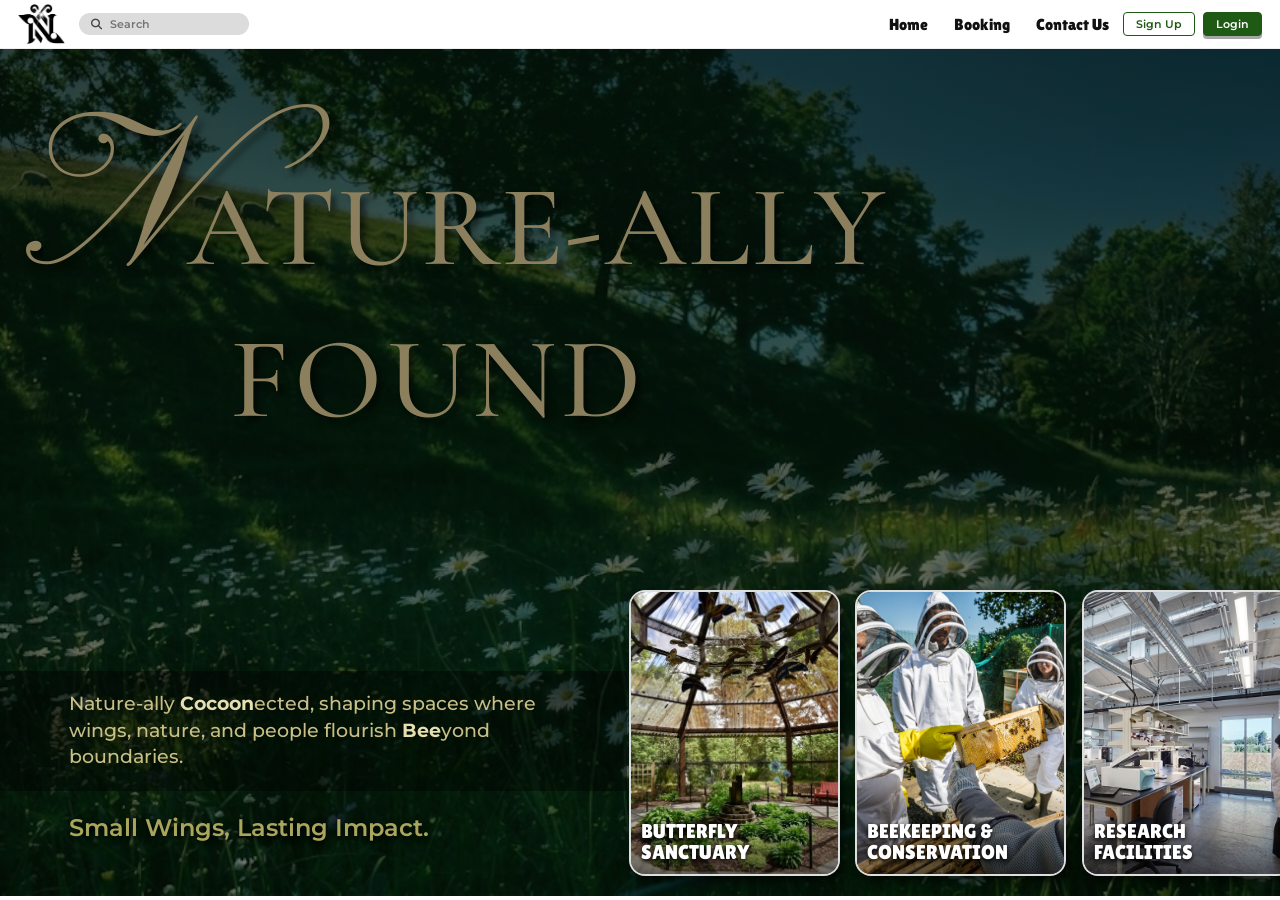
<file: index.html>
<!DOCTYPE html>
<html lang="en">

<head>
  <meta charset="utf-8">
  <meta name="viewport" content="width=device-width, initial-scale=1">
  <title>Nature-ally Found</title>
  <link
    href="https://fonts.googleapis.com/css2?family=Pinyon+Script&family=Cormorant+Garamond:wght@500;700&family=Montserrat:wght@400;600;700&family=Playfair+Display:wght@400;500&family=Libre+Franklin:wght@300;400;600&family=Source+Serif+4:wght@400;500&family=Lilita+One&family=Gafata&display=swap"
    rel="stylesheet">
  <link rel="stylesheet" href="https://cdnjs.cloudflare.com/ajax/libs/font-awesome/6.5.1/css/all.min.css">
  <link rel="stylesheet" href="style.css">
</head>

<body>
  <nav id="nav">
    <input type="checkbox" id="menu" class="menu-t" aria-label="Menu">
    <a href="index.html" class="logo"><img src="img/logo.png" alt="Nature-ally Found logo"></a>
    <input type="checkbox" id="find" class="find-t" aria-label="Open search">
    <form class="search" action="https://duckduckgo.com/" method="get" role="search">
      <input type="hidden" name="sites" value="YOUR-USERNAME.github.io">
      <i class="fa-solid fa-magnifying-glass" aria-hidden="true"></i>
      <input type="search" name="q" placeholder="Search" aria-label="Search this site">
    </form>
    <label class="search-ic" for="find" aria-label="Search">🔍</label>
    <div class="links">
      <a href="index.html">Home</a><a href="booking.html">Booking</a><a href="contact.html">Contact Us</a>
    </div>
    <div class="auth"><a class="signup" href="#signup">Sign Up</a><a class="login" href="#login">Login</a></div>
    <label class="burger" for="menu" aria-label="Menu">☰</label>
  </nav>

  <section class="hero" id="home">
    <h1 class="title"><span class="script">Nature-ally</span><span class="found">FOUND</span></h1>
    <div class="tag">
      <p>Nature-ally <b>Cocoon</b>ected, shaping spaces where wings, nature, and people flourish
        <b>Bee</b>yond boundaries.
      </p>
      <h3>Small Wings, Lasting Impact.</h3>
    </div>
  </section>

  <section class="cards" id="cards">
    <article class="card c1">
      <input type="checkbox" class="xc" id="x1" aria-label="Expand Butterfly Sanctuary">
      <a class="stretch" href="butterfly-sanctuary.html" aria-label="Butterfly Sanctuary"></a>
      <div class="img" role="img" aria-label="Glass-domed butterfly sanctuary with butterflies hanging from the roof">
      </div>
      <div class="info">
        <span class="zone"><i class="fa-solid fa-location-dot"></i> Zone 1</span>
        <h2>Butterfly Sanctuary</h2>
        <p class="desc">Explore a glass-domed sanctuary home to native butterflies and honeybee colonies,
          built to support pollinator research and public education in the highlands of Benguet.</p>
        <label class="learn" for="x1"><b class="t">Learn More</b><b class="x">Expand</b><b
            class="o">Collapse</b></label>
      </div>
    </article>
    <article class="card c2">
      <input type="checkbox" class="xc" id="x2" aria-label="Expand Beekeeping &amp; Conservation">
      <a class="stretch" href="beekeeping.html" aria-label="Beekeeping &amp; Conservation"></a>
      <div class="img" role="img" aria-label="Beekeepers in white suits examining a honeycomb frame"></div>
      <div class="info">
        <span class="zone"><i class="fa-solid fa-location-dot"></i> Zone 2</span>
        <h2>Beekeeping &amp; Conservation</h2>
        <p class="desc">Learn directly from our resident beekeepers — from hive inspection and honey
          harvesting to understanding colony health and pollinator ecology. Sessions run year-round for
          students, researchers, families, and aspiring beekeepers.</p>
        <label class="learn" for="x2"><b class="t">Learn More</b><b class="x">Expand</b><b
            class="o">Collapse</b></label>
      </div>
    </article>
    <article class="card c3">
      <input type="checkbox" class="xc" id="x3" aria-label="Expand Research Facilities">
      <a class="stretch" href="research.html" aria-label="Research Facilities"></a>
      <div class="img" role="img" aria-label="Scientist working at a bench in a research lab"></div>
      <div class="info">
        <span class="zone"><i class="fa-solid fa-location-dot"></i> Zone 3</span>
        <h2>Research Facilities</h2>
        <p class="desc">Our labs support ongoing studies on butterfly and bee populations, habitat health,
          and climate impact — open to student researchers, partner institutions, and public tours.</p>
        <label class="learn" for="x3"><b class="t">Learn More</b><b class="x">Expand</b><b
            class="o">Collapse</b></label>
      </div>
    </article>
    <a class="book" href="booking.html">Book Now</a>
  </section>

  <footer class="footer">
    <div class="f-cols">
      <div>
        <h5>Explore</h5><a href="index.html">Home</a><a href="index.html#cards">Experience</a><a
          href="booking.html">Booking</a>
      </div>
      <div>
        <h5>Support</h5><a href="contact.html">Contact</a>
      </div>
      <div class="f-connect">
        <h5>Connect</h5>
        <p>Location: La Trinidad, Benguet Philippines</p>
        <p>Email: NatureAllyFound@gmail.com</p>
        <p>Phone: 0969-5763-847</p>
      </div>
    </div>
    <div class="f-bottom">
      <p>© 2026 Nature-ally Found. All rights reserved.</p>
      <div class="social">
        <a href="#" aria-label="Instagram"><i class="fa-brands fa-instagram"></i></a>
        <a href="#" aria-label="TikTok"><i class="fa-brands fa-tiktok"></i></a>
        <a href="#" aria-label="YouTube"><i class="fa-brands fa-youtube"></i></a>
        <a href="#" aria-label="Facebook"><i class="fa-brands fa-facebook-f"></i></a>
      </div>
    </div>
  </footer>

  <div class="overlay" id="login">
    <a class="m-backdrop" href="#" aria-label="Close"></a>
    <div class="modal" role="dialog" aria-modal="true" aria-labelledby="loginTitle">
      <a class="m-close" href="#" aria-label="Close">&times;</a>
      <img class="m-logo" src="img/logo.png" alt="">
      <form class="m-form" action="#" method="get">
        <h2 id="loginTitle">Welcome back</h2>
        <p class="m-sub">Log in to manage your visits.</p>
        <label>Email<input type="email" name="email" autocomplete="email" required></label>
        <label>Password<input type="password" autocomplete="current-password" required></label>
        <button class="primary" type="submit">Log in</button>
        <p class="m-switch">New here? <a href="#signup">Create an account</a></p>
      </form>
    </div>
  </div>

  <div class="overlay" id="signup">
    <a class="m-backdrop" href="#" aria-label="Close"></a>
    <div class="modal" role="dialog" aria-modal="true" aria-labelledby="signupTitle">
      <a class="m-close" href="#" aria-label="Close">&times;</a>
      <img class="m-logo" src="img/logo.png" alt="">
      <form class="m-form" action="#" method="get">
        <h2 id="signupTitle">Join Nature-ally Found</h2>
        <p class="m-sub">Create an account to book your visits.</p>
        <label>Full name<input type="text" name="fullname" autocomplete="name" minlength="2" required></label>
        <label>Email<input type="email" name="email" autocomplete="email" required></label>
        <label>Password<input type="password" autocomplete="new-password" minlength="8" required></label>
        <button class="primary" type="submit">Sign up</button>
        <p class="m-switch">Already have an account? <a href="#login">Log in</a></p>
      </form>
    </div>
  </div>

</body>

</html>
</file>
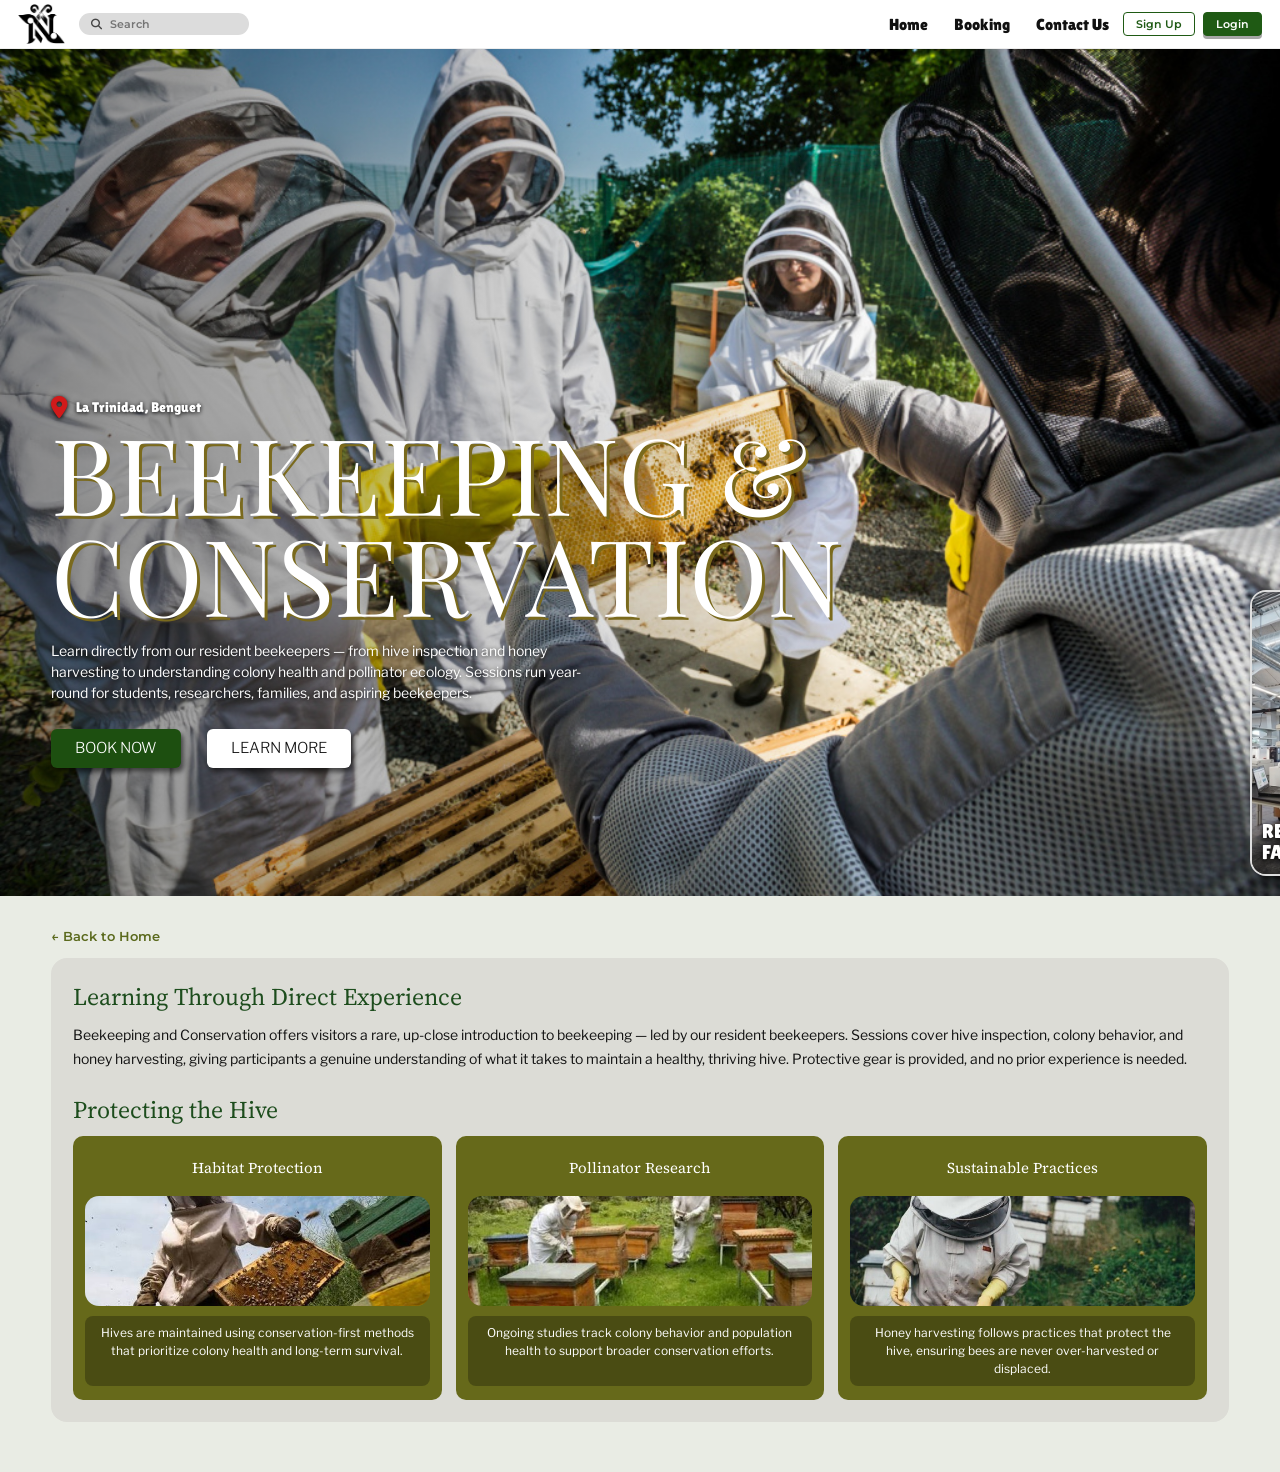
<file: beekeeping.html>
<!DOCTYPE html>
<html lang="en">

<head>
    <meta charset="utf-8">
    <meta name="viewport" content="width=device-width, initial-scale=1">
    <title>Beekeeping &amp; Conservation — Nature-ally Found</title>
    <link
        href="https://fonts.googleapis.com/css2?family=Pinyon+Script&family=Cormorant+Garamond:wght@500;700&family=Montserrat:wght@400;600;700&family=Playfair+Display:wght@400;500&family=Libre+Franklin:wght@300;400;600&family=Source+Serif+4:wght@400;500&family=Lilita+One&family=Gafata&display=swap"
        rel="stylesheet">
    <link rel="stylesheet" href="https://cdnjs.cloudflare.com/ajax/libs/font-awesome/6.5.1/css/all.min.css">
    <link rel="stylesheet" href="style.css">
</head>

<body class="detail c2">
    <nav id="nav">
        <input type="checkbox" id="menu" class="menu-t" aria-label="Menu">
        <a class="nav-back" href="index.html" aria-label="Back to Home">&larr;</a>
        <a href="index.html" class="logo"><img src="img/logo.png" alt="Nature-ally Found logo"></a>
        <input type="checkbox" id="find" class="find-t" aria-label="Open search">
        <form class="search" action="https://duckduckgo.com/" method="get" role="search">
            <input type="hidden" name="sites" value="YOUR-USERNAME.github.io">
            <i class="fa-solid fa-magnifying-glass" aria-hidden="true"></i>
            <input type="search" name="q" placeholder="Search" aria-label="Search this site">
        </form>
        <label class="search-ic" for="find" aria-label="Search">🔍</label>
        <div class="links">
            <a href="index.html">Home</a><a href="booking.html">Booking</a><a href="contact.html">Contact Us</a>
        </div>
        <div class="auth"><a class="signup" href="#signup">Sign Up</a><a class="login" href="#login">Login</a></div>
        <label class="burger" for="menu" aria-label="Menu">☰</label>
    </nav>

    <section class="hero banner">
        <h1 class="title"><span class="script">Nature-ally</span><span class="found">FOUND</span></h1>
        <div class="tag">
            <p>Nature-ally <b>Cocoon</b>ected, shaping spaces where wings, nature, and people flourish
                <b>Bee</b>yond boundaries.
            </p>
            <h3>Small Wings, Lasting Impact.</h3>
        </div>
    </section>

    <section class="d-hero">
        <div class="d-photo" role="img" aria-label="Beekeepers in white suits examining a honeycomb frame"></div>
        <div class="d-text">
            <p class="loc"><i class="fa-solid fa-location-dot pin"></i><span class="zn">Zone 2</span> La Trinidad,
                Benguet</p>
            <h1>Beekeeping &amp; <br>Conservation</h1>
            <p class="lead">Learn directly from our resident beekeepers — from hive inspection and honey harvesting
                to understanding colony health and pollinator ecology. Sessions run year-round for students,
                researchers, families, and aspiring beekeepers.</p>
            <div class="btns"><a class="book-btn" href="booking.html">Book Now</a><a class="learn-btn"
                    href="#more">Learn More</a></div>
        </div>
        <div class="d-cards">
            <a class="card c3" href="research.html">
                <div class="img" role="img" aria-label="Scientist working at a bench in a research lab"></div>
                <div class="info">
                    <h2>Research Facilities</h2>
                </div>
            </a>
            <a class="card c1" href="butterfly-sanctuary.html">
                <div class="img" role="img"
                    aria-label="Glass-domed butterfly sanctuary with butterflies hanging from the roof"></div>
                <div class="info">
                    <h2>Butterfly Sanctuary</h2>
                </div>
            </a>
            <a class="card c2" href="beekeeping.html">
                <div class="img" role="img" aria-label="Beekeepers in white suits examining a honeycomb frame">
                </div>
                <div class="info">
                    <h2>Beekeeping &amp; Conservation</h2>
                </div>
            </a>
        </div>
    </section>

    <section class="more" id="more">
        <a class="back" href="index.html">← Back to Home</a>
        <div class="box">
            <h3>Learning Through Direct Experience</h3>
            <p>Beekeeping and Conservation offers visitors a rare, up-close introduction to beekeeping — led by our
                resident beekeepers. Sessions cover hive inspection, colony behavior, and honey harvesting, giving
                participants a genuine understanding of what it takes to maintain a healthy, thriving hive.
                Protective gear is provided, and no prior experience is needed.</p>
            <h3>Protecting the Hive</h3>
            <div class="tiles">
                <div class="tile">
                    <div class="ph" style="--g:url(img/bee-habitat.jpg)" role="img"
                        aria-label="Beekeeper holding a honeycomb frame full of bees"></div>
                    <h4>Habitat Protection</h4>
                    <p>Hives are maintained using conservation-first methods that prioritize colony health and
                        long-term survival.</p>
                </div>
                <div class="tile">
                    <div class="ph" style="--g:url(img/bee-research.jpg)" role="img"
                        aria-label="Two beekeepers working among wooden hives"></div>
                    <h4>Pollinator Research</h4>
                    <p>Ongoing studies track colony behavior and population health to support broader conservation
                        efforts.</p>
                </div>
                <div class="tile">
                    <div class="ph" style="--g:url(img/bee-sustainable.jpg)" role="img"
                        aria-label="Beekeeper in a hat inspecting a hive box"></div>
                    <h4>Sustainable Practices</h4>
                    <p>Honey harvesting follows practices that protect the hive, ensuring bees are never
                        over-harvested or displaced.</p>
                </div>
            </div>
            <div class="box-book"><a class="book-btn" href="booking.html">Book Now</a></div>
        </div>
    </section>

    <footer class="footer">
        <div class="f-cols">
            <div>
                <h5>Explore</h5><a href="index.html">Home</a><a href="index.html#cards">Experience</a><a
                    href="booking.html">Booking</a>
            </div>
            <div>
                <h5>Support</h5><a href="contact.html">Contact</a>
            </div>
            <div class="f-connect">
                <h5>Connect</h5>
                <p>Location: La Trinidad, Benguet Philippines</p>
                <p>Email: NatureAllyFound@gmail.com</p>
                <p>Phone: 0969-5763-847</p>
            </div>
        </div>
        <div class="f-bottom">
            <p>© 2026 Nature-ally Found. All rights reserved.</p>
            <div class="social">
                <a href="#" aria-label="Instagram"><i class="fa-brands fa-instagram"></i></a>
                <a href="#" aria-label="TikTok"><i class="fa-brands fa-tiktok"></i></a>
                <a href="#" aria-label="YouTube"><i class="fa-brands fa-youtube"></i></a>
                <a href="#" aria-label="Facebook"><i class="fa-brands fa-facebook-f"></i></a>
            </div>
        </div>
    </footer>

    <div class="overlay" id="login">
        <a class="m-backdrop" href="#" aria-label="Close"></a>
        <div class="modal" role="dialog" aria-modal="true" aria-labelledby="loginTitle">
            <a class="m-close" href="#" aria-label="Close">&times;</a>
            <img class="m-logo" src="img/logo.png" alt="">
            <form class="m-form" action="#" method="get">
                <h2 id="loginTitle">Welcome back</h2>
                <p class="m-sub">Log in to manage your visits.</p>
                <label>Email<input type="email" name="email" autocomplete="email" required></label>
                <label>Password<input type="password" autocomplete="current-password" required></label>
                <button class="primary" type="submit">Log in</button>
                <p class="m-switch">New here? <a href="#signup">Create an account</a></p>
            </form>
        </div>
    </div>

    <div class="overlay" id="signup">
        <a class="m-backdrop" href="#" aria-label="Close"></a>
        <div class="modal" role="dialog" aria-modal="true" aria-labelledby="signupTitle">
            <a class="m-close" href="#" aria-label="Close">&times;</a>
            <img class="m-logo" src="img/logo.png" alt="">
            <form class="m-form" action="#" method="get">
                <h2 id="signupTitle">Join Nature-ally Found</h2>
                <p class="m-sub">Create an account to book your visits.</p>
                <label>Full name<input type="text" name="fullname" autocomplete="name" minlength="2" required></label>
                <label>Email<input type="email" name="email" autocomplete="email" required></label>
                <label>Password<input type="password" autocomplete="new-password" minlength="8" required></label>
                <button class="primary" type="submit">Sign up</button>
                <p class="m-switch">Already have an account? <a href="#login">Log in</a></p>
            </form>
        </div>
    </div>

</body>

</html>
</file>
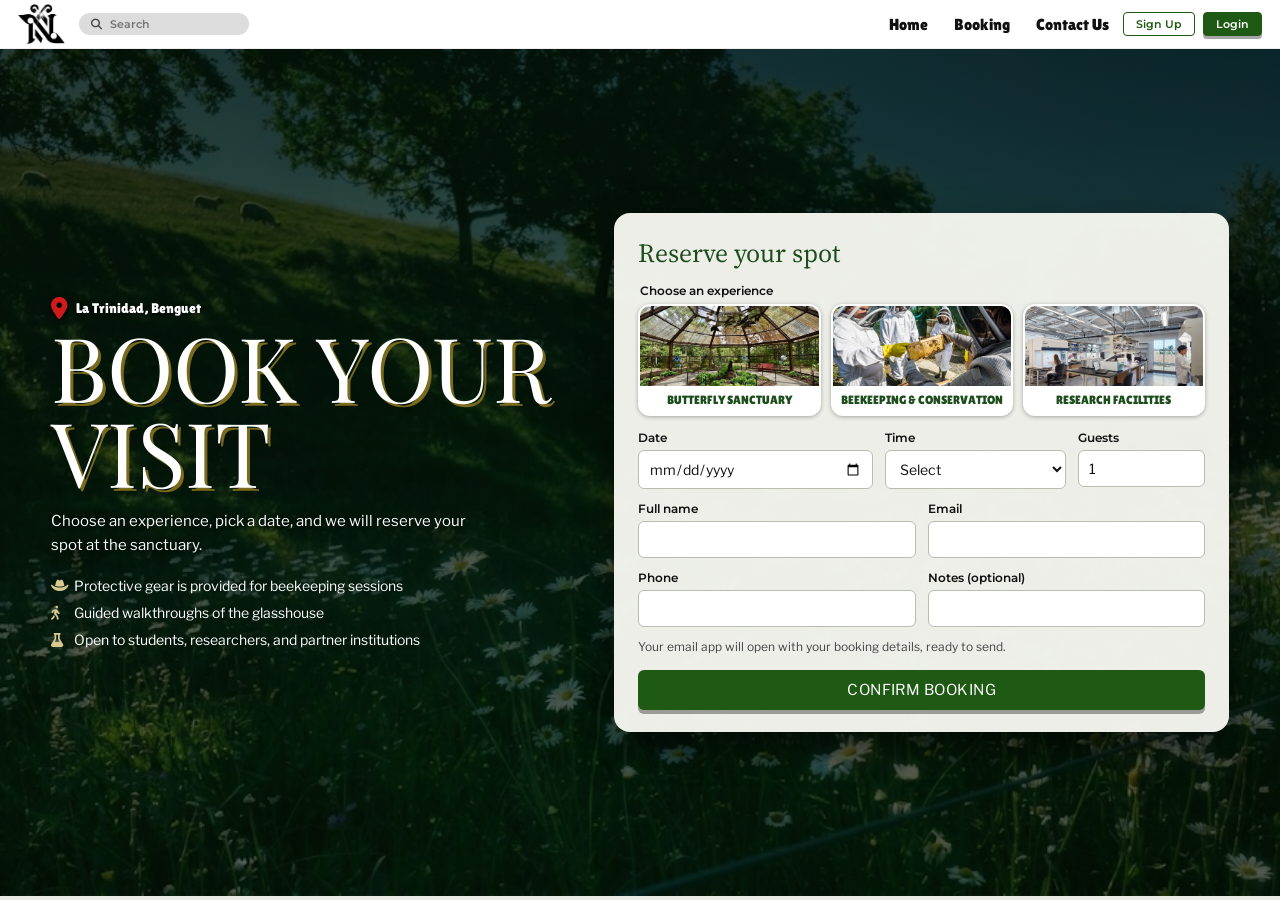
<file: booking.html>
<!DOCTYPE html>
<html lang="en">

<head>
    <meta charset="utf-8">
    <meta name="viewport" content="width=device-width, initial-scale=1">
    <title>Book Your Visit — Nature-ally Found</title>
    <link
        href="https://fonts.googleapis.com/css2?family=Pinyon+Script&family=Cormorant+Garamond:wght@500;700&family=Montserrat:wght@400;600;700&family=Playfair+Display:wght@400;500&family=Libre+Franklin:wght@300;400;600&family=Source+Serif+4:wght@400;500&family=Lilita+One&family=Gafata&display=swap"
        rel="stylesheet">
    <link rel="stylesheet" href="https://cdnjs.cloudflare.com/ajax/libs/font-awesome/6.5.1/css/all.min.css">
    <link rel="stylesheet" href="style.css">
</head>

<body class="detail booking">
    <nav id="nav">
        <input type="checkbox" id="menu" class="menu-t" aria-label="Menu">
        <a class="nav-back" href="index.html" aria-label="Back to Home">&larr;</a>
        <a href="index.html" class="logo"><img src="img/logo.png" alt="Nature-ally Found logo"></a>
        <input type="checkbox" id="find" class="find-t" aria-label="Open search">
        <form class="search" action="https://duckduckgo.com/" method="get" role="search">
            <input type="hidden" name="sites" value="YOUR-USERNAME.github.io">
            <i class="fa-solid fa-magnifying-glass" aria-hidden="true"></i>
            <input type="search" name="q" placeholder="Search" aria-label="Search this site">
        </form>
        <label class="search-ic" for="find" aria-label="Search">🔍</label>
        <div class="links">
            <a href="index.html">Home</a><a href="booking.html">Booking</a><a href="contact.html">Contact Us</a>
        </div>
        <div class="auth"><a class="signup" href="#signup">Sign Up</a><a class="login" href="#login">Login</a></div>
        <label class="burger" for="menu" aria-label="Menu">☰</label>
    </nav>

    <section class="hero banner">
        <h1 class="title"><span class="script">Nature-ally</span><span class="found">FOUND</span></h1>
        <div class="tag">
            <p>Nature-ally <b>Cocoon</b>ected, shaping spaces where wings, nature, and people flourish
                <b>Bee</b>yond boundaries.
            </p>
            <h3>Small Wings, Lasting Impact.</h3>
        </div>
    </section>

    <section class="b-hero">
        <div class="b-text">
            <p class="loc"><i class="fa-solid fa-location-dot pin"></i> La Trinidad, Benguet</p>
            <h1>Book Your <br>Visit</h1>
            <p class="lead">Choose an experience, pick a date, and we will reserve your spot at the sanctuary.</p>
            <ul class="b-info">
                <li><i class="fa-solid fa-hat-cowboy"></i> Protective gear is provided for beekeeping sessions</li>
                <li><i class="fa-solid fa-person-walking"></i> Guided walkthroughs of the glasshouse</li>
                <li><i class="fa-solid fa-flask"></i> Open to students, researchers, and partner institutions</li>
            </ul>
        </div>

        <div class="b-card">
            <form id="bookingForm" action="mailto:NatureAllyFound@gmail.com?subject=Booking%20Request" method="post"
                enctype="text/plain">
                <h2>Reserve your spot</h2>
                <fieldset class="visit">
                    <legend>Choose an experience</legend>
                    <div class="opts">
                        <label class="opt"><input type="radio" name="visit" value="Butterfly Sanctuary" required><span
                                class="o-img" aria-hidden="true"
                                style="--g:url(img/butterfly-sanctuary.jpg)"></span><span class="o-t">Butterfly
                                Sanctuary</span></label>
                        <label class="opt"><input type="radio" name="visit" value="Beekeeping &amp; Conservation"><span
                                class="o-img" aria-hidden="true" style="--g:url(img/beekeeping.jpg)"></span><span
                                class="o-t">Beekeeping &amp;
                                Conservation</span></label>
                        <label class="opt"><input type="radio" name="visit" value="Research Facilities"><span
                                class="o-img" aria-hidden="true"
                                style="--g:url(img/research-facilities.jpg)"></span><span class="o-t">Research
                                Facilities</span></label>
                    </div>
                </fieldset>
                <div class="row three">
                    <label>Date<input type="date" name="date" required></label>
                    <label>Time<select name="time" required>
                            <option value="">Select</option>
                            <option>9:00 AM</option>
                            <option>11:00 AM</option>
                            <option>1:00 PM</option>
                            <option>3:00 PM</option>
                        </select></label>
                    <label>Guests<input type="number" name="guests" min="1" max="20" value="1" inputmode="numeric"
                            required></label>
                </div>
                <div class="row">
                    <label>Full name<input type="text" name="fullname" autocomplete="name" minlength="2"
                            required></label>
                    <label>Email<input type="email" name="email" autocomplete="email" required></label>
                </div>
                <div class="row">
                    <label>Phone<input type="tel" name="phone" autocomplete="tel" pattern="[0-9 +\-]{7,}"
                            title="Enter a valid phone number" required></label>
                    <label>Notes (optional)<input type="text" name="notes"></label>
                </div>
                <p class="b-note">Your email app will open with your booking details, ready to send.</p>
                <button class="primary" type="submit">Confirm Booking</button>
            </form>
        </div>
    </section>

    <footer class="footer">
        <div class="f-cols">
            <div>
                <h5>Explore</h5><a href="index.html">Home</a><a href="index.html#cards">Experience</a><a
                    href="booking.html">Booking</a>
            </div>
            <div>
                <h5>Support</h5><a href="contact.html">Contact</a>
            </div>
            <div class="f-connect">
                <h5>Connect</h5>
                <p>Location: La Trinidad, Benguet Philippines</p>
                <p>Email: NatureAllyFound@gmail.com</p>
                <p>Phone: 0969-5763-847</p>
            </div>
        </div>
        <div class="f-bottom">
            <p>© 2026 Nature-ally Found. All rights reserved.</p>
            <div class="social">
                <a href="#" aria-label="Instagram"><i class="fa-brands fa-instagram"></i></a>
                <a href="#" aria-label="TikTok"><i class="fa-brands fa-tiktok"></i></a>
                <a href="#" aria-label="YouTube"><i class="fa-brands fa-youtube"></i></a>
                <a href="#" aria-label="Facebook"><i class="fa-brands fa-facebook-f"></i></a>
            </div>
        </div>
    </footer>

    <div class="overlay" id="login">
        <a class="m-backdrop" href="#" aria-label="Close"></a>
        <div class="modal" role="dialog" aria-modal="true" aria-labelledby="loginTitle">
            <a class="m-close" href="#" aria-label="Close">&times;</a>
            <img class="m-logo" src="img/logo.png" alt="">
            <form class="m-form" action="#" method="get">
                <h2 id="loginTitle">Welcome back</h2>
                <p class="m-sub">Log in to manage your visits.</p>
                <label>Email<input type="email" name="email" autocomplete="email" required></label>
                <label>Password<input type="password" autocomplete="current-password" required></label>
                <button class="primary" type="submit">Log in</button>
                <p class="m-switch">New here? <a href="#signup">Create an account</a></p>
            </form>
        </div>
    </div>

    <div class="overlay" id="signup">
        <a class="m-backdrop" href="#" aria-label="Close"></a>
        <div class="modal" role="dialog" aria-modal="true" aria-labelledby="signupTitle">
            <a class="m-close" href="#" aria-label="Close">&times;</a>
            <img class="m-logo" src="img/logo.png" alt="">
            <form class="m-form" action="#" method="get">
                <h2 id="signupTitle">Join Nature-ally Found</h2>
                <p class="m-sub">Create an account to book your visits.</p>
                <label>Full name<input type="text" name="fullname" autocomplete="name" minlength="2" required></label>
                <label>Email<input type="email" name="email" autocomplete="email" required></label>
                <label>Password<input type="password" autocomplete="new-password" minlength="8" required></label>
                <button class="primary" type="submit">Sign up</button>
                <p class="m-switch">Already have an account? <a href="#login">Log in</a></p>
            </form>
        </div>
    </div>

</body>

</html>
</file>
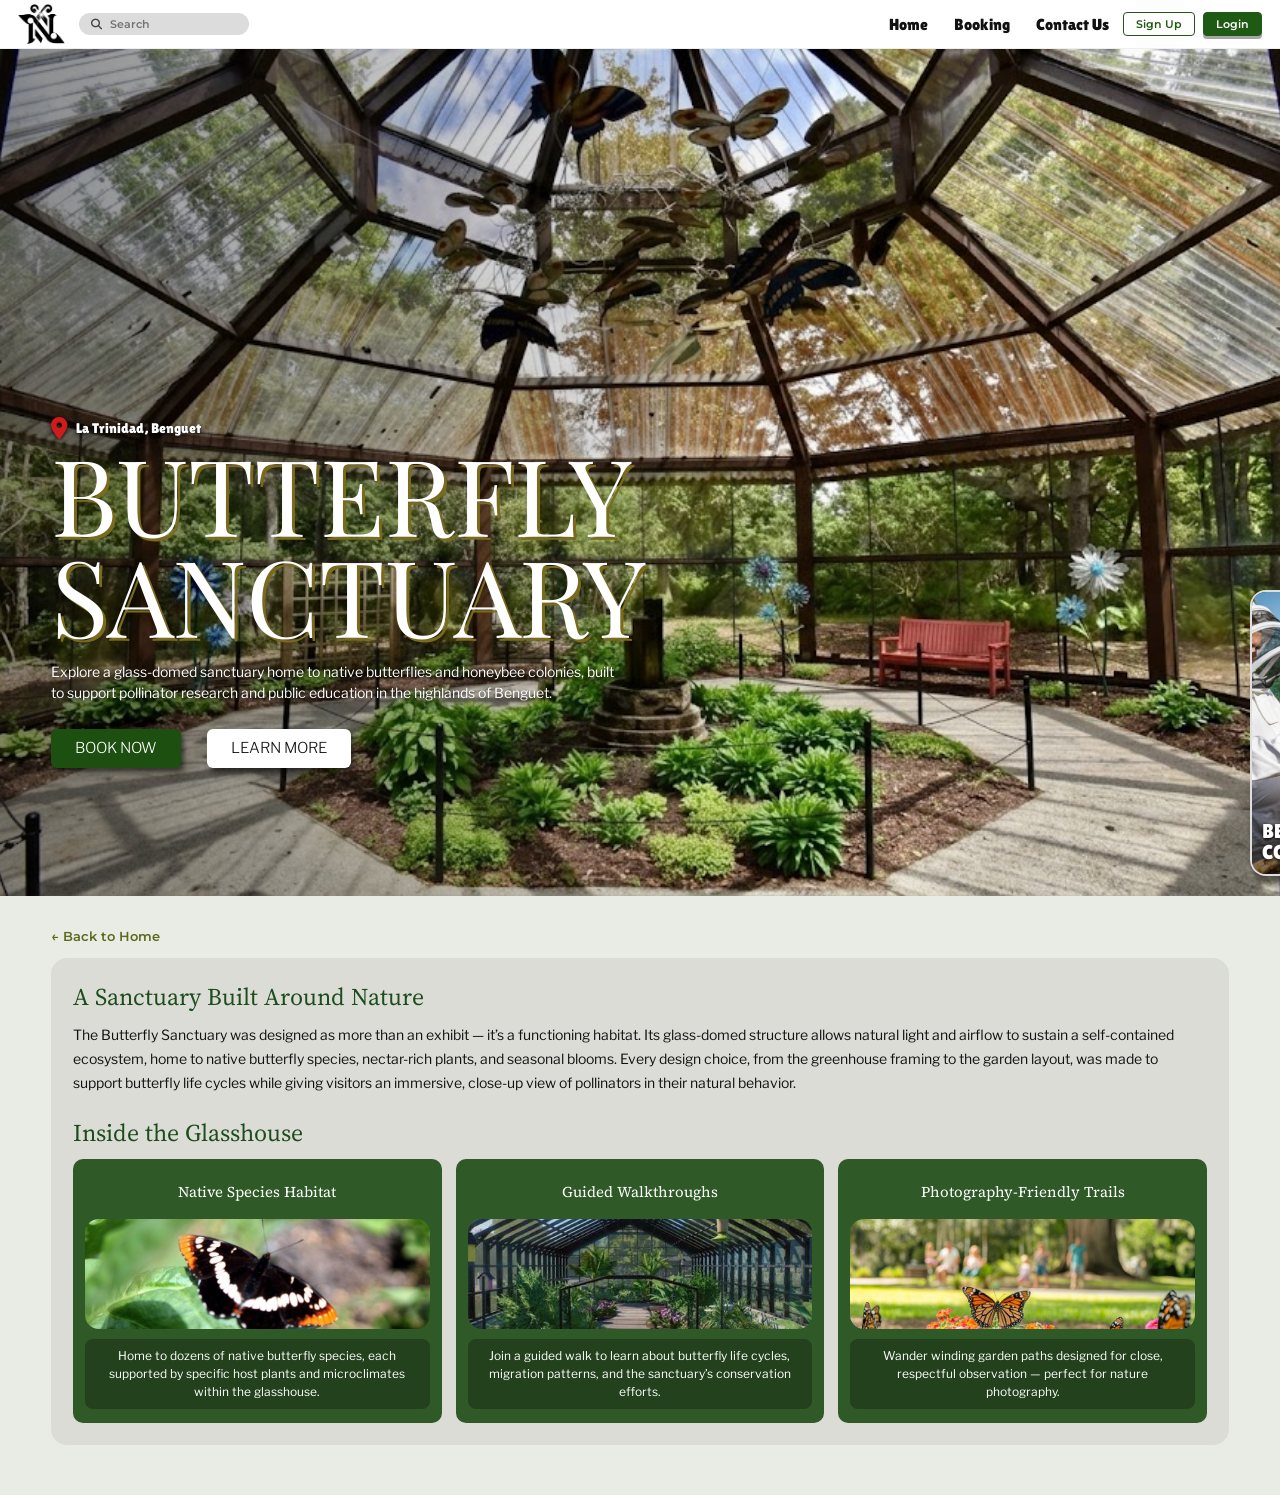
<file: butterfly-sanctuary.html>
<!DOCTYPE html>
<html lang="en">

<head>
  <meta charset="utf-8">
  <meta name="viewport" content="width=device-width, initial-scale=1">
  <title>Butterfly Sanctuary — Nature-ally Found</title>
  <link
    href="https://fonts.googleapis.com/css2?family=Pinyon+Script&family=Cormorant+Garamond:wght@500;700&family=Montserrat:wght@400;600;700&family=Playfair+Display:wght@400;500&family=Libre+Franklin:wght@300;400;600&family=Source+Serif+4:wght@400;500&family=Lilita+One&family=Gafata&display=swap"
    rel="stylesheet">
  <link rel="stylesheet" href="https://cdnjs.cloudflare.com/ajax/libs/font-awesome/6.5.1/css/all.min.css">
  <link rel="stylesheet" href="style.css">
</head>

<body class="detail c1">
  <nav id="nav">
    <input type="checkbox" id="menu" class="menu-t" aria-label="Menu">
    <a class="nav-back" href="index.html" aria-label="Back to Home">&larr;</a>
    <a href="index.html" class="logo"><img src="img/logo.png" alt="Nature-ally Found logo"></a>
    <input type="checkbox" id="find" class="find-t" aria-label="Open search">
    <form class="search" action="https://duckduckgo.com/" method="get" role="search">
      <input type="hidden" name="sites" value="YOUR-USERNAME.github.io">
      <i class="fa-solid fa-magnifying-glass" aria-hidden="true"></i>
      <input type="search" name="q" placeholder="Search" aria-label="Search this site">
    </form>
    <label class="search-ic" for="find" aria-label="Search">🔍</label>
    <div class="links">
      <a href="index.html">Home</a><a href="booking.html">Booking</a><a href="contact.html">Contact Us</a>
    </div>
    <div class="auth"><a class="signup" href="#signup">Sign Up</a><a class="login" href="#login">Login</a></div>
    <label class="burger" for="menu" aria-label="Menu">☰</label>
  </nav>

  <section class="hero banner">
    <h1 class="title"><span class="script">Nature-ally</span><span class="found">FOUND</span></h1>
    <div class="tag">
      <p>Nature-ally <b>Cocoon</b>ected, shaping spaces where wings, nature, and people flourish
        <b>Bee</b>yond boundaries.
      </p>
      <h3>Small Wings, Lasting Impact.</h3>
    </div>
  </section>

  <section class="d-hero">
    <div class="d-photo" role="img" aria-label="Glass-domed butterfly sanctuary with butterflies hanging from the roof">
    </div>
    <div class="d-text">
      <p class="loc"><i class="fa-solid fa-location-dot pin"></i><span class="zn">Zone 1</span> La Trinidad,
        Benguet</p>
      <h1>Butterfly <br>Sanctuary</h1>
      <p class="lead">Explore a glass-domed sanctuary home to native butterflies and honeybee colonies, built
        to support pollinator research and public education in the highlands of Benguet.</p>
      <div class="btns"><a class="book-btn" href="booking.html">Book Now</a><a class="learn-btn" href="#more">Learn
          More</a></div>
    </div>
    <div class="d-cards">
      <a class="card c2" href="beekeeping.html">
        <div class="img" role="img" aria-label="Beekeepers in white suits examining a honeycomb frame">
        </div>
        <div class="info">
          <h2>Beekeeping &amp; Conservation</h2>
        </div>
      </a>
      <a class="card c3" href="research.html">
        <div class="img" role="img" aria-label="Scientist working at a bench in a research lab"></div>
        <div class="info">
          <h2>Research Facilities</h2>
        </div>
      </a>
      <a class="card c1" href="butterfly-sanctuary.html">
        <div class="img" role="img" aria-label="Glass-domed butterfly sanctuary with butterflies hanging from the roof">
        </div>
        <div class="info">
          <h2>Butterfly Sanctuary</h2>
        </div>
      </a>
    </div>
  </section>

  <section class="more" id="more">
    <a class="back" href="index.html">← Back to Home</a>
    <div class="box">
      <h3>A Sanctuary Built Around Nature</h3>
      <p>The Butterfly Sanctuary was designed as more than an exhibit — it’s a functioning habitat. Its
        glass-domed structure allows natural light and airflow to sustain a self-contained ecosystem, home
        to native butterfly species, nectar-rich plants, and seasonal blooms. Every design choice, from the
        greenhouse framing to the garden layout, was made to support butterfly life cycles while giving
        visitors an immersive, close-up view of pollinators in their natural behavior.</p>
      <h3>Inside the Glasshouse</h3>
      <div class="tiles">
        <div class="tile">
          <div class="ph" style="--g:url(img/butterfly-habitat.jpg)" role="img"
            aria-label="Orange-and-black butterfly resting on a green leaf"></div>
          <h4>Native Species Habitat</h4>
          <p>Home to dozens of native butterfly species, each supported by specific host plants and
            microclimates within the glasshouse.</p>
        </div>
        <div class="tile">
          <div class="ph" style="--g:url(img/butterfly-walkthrough.jpg)" role="img"
            aria-label="Garden path inside the glasshouse"></div>
          <h4>Guided Walkthroughs</h4>
          <p>Join a guided walk to learn about butterfly life cycles, migration patterns, and the
            sanctuary’s conservation efforts.</p>
        </div>
        <div class="tile">
          <div class="ph" style="--g:url(img/butterfly-trails.jpg)" role="img"
            aria-label="Monarch butterflies on flowers in a park"></div>
          <h4>Photography-Friendly Trails</h4>
          <p>Wander winding garden paths designed for close, respectful observation — perfect for nature
            photography.</p>
        </div>
      </div>
      <div class="box-book"><a class="book-btn" href="booking.html">Book Now</a></div>
    </div>
  </section>

  <footer class="footer">
    <div class="f-cols">
      <div>
        <h5>Explore</h5><a href="index.html">Home</a><a href="index.html#cards">Experience</a><a
          href="booking.html">Booking</a>
      </div>
      <div>
        <h5>Support</h5><a href="contact.html">Contact</a>
      </div>
      <div class="f-connect">
        <h5>Connect</h5>
        <p>Location: La Trinidad, Benguet Philippines</p>
        <p>Email: NatureAllyFound@gmail.com</p>
        <p>Phone: 0969-5763-847</p>
      </div>
    </div>
    <div class="f-bottom">
      <p>© 2026 Nature-ally Found. All rights reserved.</p>
      <div class="social">
        <a href="#" aria-label="Instagram"><i class="fa-brands fa-instagram"></i></a>
        <a href="#" aria-label="TikTok"><i class="fa-brands fa-tiktok"></i></a>
        <a href="#" aria-label="YouTube"><i class="fa-brands fa-youtube"></i></a>
        <a href="#" aria-label="Facebook"><i class="fa-brands fa-facebook-f"></i></a>
      </div>
    </div>
  </footer>

  <div class="overlay" id="login">
    <a class="m-backdrop" href="#" aria-label="Close"></a>
    <div class="modal" role="dialog" aria-modal="true" aria-labelledby="loginTitle">
      <a class="m-close" href="#" aria-label="Close">&times;</a>
      <img class="m-logo" src="img/logo.png" alt="">
      <form class="m-form" action="#" method="get">
        <h2 id="loginTitle">Welcome back</h2>
        <p class="m-sub">Log in to manage your visits.</p>
        <label>Email<input type="email" name="email" autocomplete="email" required></label>
        <label>Password<input type="password" autocomplete="current-password" required></label>
        <button class="primary" type="submit">Log in</button>
        <p class="m-switch">New here? <a href="#signup">Create an account</a></p>
      </form>
    </div>
  </div>

  <div class="overlay" id="signup">
    <a class="m-backdrop" href="#" aria-label="Close"></a>
    <div class="modal" role="dialog" aria-modal="true" aria-labelledby="signupTitle">
      <a class="m-close" href="#" aria-label="Close">&times;</a>
      <img class="m-logo" src="img/logo.png" alt="">
      <form class="m-form" action="#" method="get">
        <h2 id="signupTitle">Join Nature-ally Found</h2>
        <p class="m-sub">Create an account to book your visits.</p>
        <label>Full name<input type="text" name="fullname" autocomplete="name" minlength="2" required></label>
        <label>Email<input type="email" name="email" autocomplete="email" required></label>
        <label>Password<input type="password" autocomplete="new-password" minlength="8" required></label>
        <button class="primary" type="submit">Sign up</button>
        <p class="m-switch">Already have an account? <a href="#login">Log in</a></p>
      </form>
    </div>
  </div>

</body>

</html>
</file>
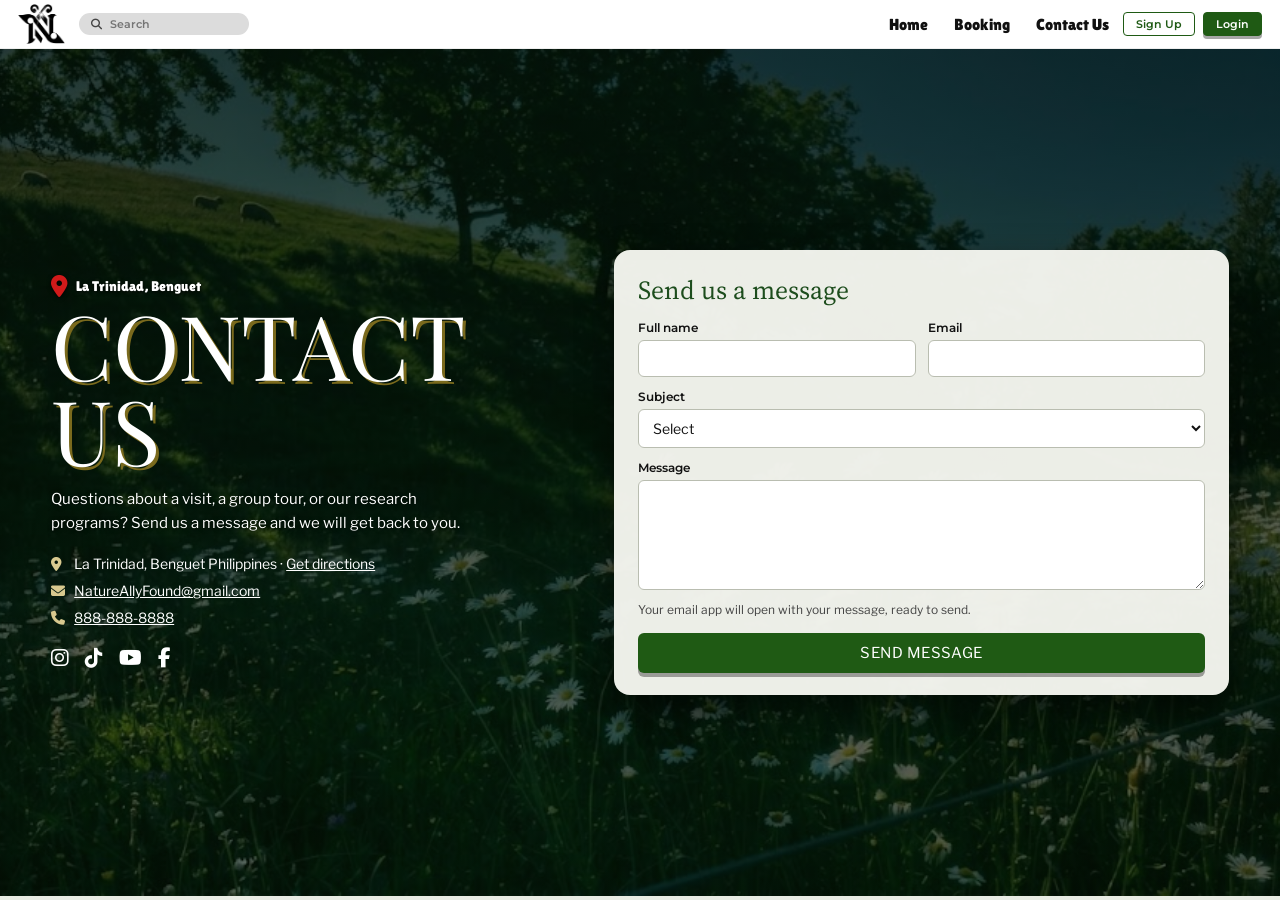
<file: contact.html>
<!DOCTYPE html>
<html lang="en">

<head>
    <meta charset="utf-8">
    <meta name="viewport" content="width=device-width, initial-scale=1">
    <title>Contact Us — Nature-ally Found</title>
    <link
        href="https://fonts.googleapis.com/css2?family=Pinyon+Script&family=Cormorant+Garamond:wght@500;700&family=Montserrat:wght@400;600;700&family=Playfair+Display:wght@400;500&family=Libre+Franklin:wght@300;400;600&family=Source+Serif+4:wght@400;500&family=Lilita+One&family=Gafata&display=swap"
        rel="stylesheet">
    <link rel="stylesheet" href="https://cdnjs.cloudflare.com/ajax/libs/font-awesome/6.5.1/css/all.min.css">
    <link rel="stylesheet" href="style.css">
</head>

<body class="detail contact">
    <nav id="nav">
        <input type="checkbox" id="menu" class="menu-t" aria-label="Menu">
        <a class="nav-back" href="index.html" aria-label="Back to Home">&larr;</a>
        <a href="index.html" class="logo"><img src="img/logo.png" alt="Nature-ally Found logo"></a>
        <input type="checkbox" id="find" class="find-t" aria-label="Open search">
        <form class="search" action="https://duckduckgo.com/" method="get" role="search">
            <input type="hidden" name="sites" value="YOUR-USERNAME.github.io">
            <i class="fa-solid fa-magnifying-glass" aria-hidden="true"></i>
            <input type="search" name="q" placeholder="Search" aria-label="Search this site">
        </form>
        <label class="search-ic" for="find" aria-label="Search">🔍</label>
        <div class="links">
            <a href="index.html">Home</a><a href="booking.html">Booking</a><a href="contact.html">Contact Us</a>
        </div>
        <div class="auth"><a class="signup" href="#signup">Sign Up</a><a class="login" href="#login">Login</a></div>
        <label class="burger" for="menu" aria-label="Menu">☰</label>
    </nav>

    <section class="hero banner">
        <h1 class="title"><span class="script">Nature-ally</span><span class="found">FOUND</span></h1>
        <div class="tag">
            <p>Nature-ally <b>Cocoon</b>ected, shaping spaces where wings, nature, and people flourish
                <b>Bee</b>yond boundaries.
            </p>
            <h3>Small Wings, Lasting Impact.</h3>
        </div>
    </section>

    <section class="b-hero">
        <div class="b-text">
            <p class="loc"><i class="fa-solid fa-location-dot pin"></i> La Trinidad, Benguet</p>
            <h1>Contact <br>Us</h1>
            <p class="lead">Questions about a visit, a group tour, or our research programs? Send us a message and
                we will get back to you.</p>
            <ul class="b-info">
                <li><i class="fa-solid fa-location-dot"></i> La Trinidad, Benguet Philippines · <a
                        href="https://www.google.com/maps/search/?api=1&amp;query=La+Trinidad+Benguet" target="_blank"
                        rel="noopener">Get directions</a></li>
                <li><i class="fa-solid fa-envelope"></i> <a
                        href="mailto:NatureAllyFound@gmail.com">NatureAllyFound@gmail.com</a></li>
                <li><i class="fa-solid fa-phone"></i> <a href="tel:888-888-8888">888-888-8888</a></li>
            </ul>
            <div class="b-social">
                <a href="#" aria-label="Instagram"><i class="fa-brands fa-instagram"></i></a>
                <a href="#" aria-label="TikTok"><i class="fa-brands fa-tiktok"></i></a>
                <a href="#" aria-label="YouTube"><i class="fa-brands fa-youtube"></i></a>
                <a href="#" aria-label="Facebook"><i class="fa-brands fa-facebook-f"></i></a>
            </div>
        </div>

        <div class="b-card">
            <form id="contactForm" action="mailto:NatureAllyFound@gmail.com?subject=Website%20Inquiry" method="post"
                enctype="text/plain">
                <h2>Send us a message</h2>
                <div class="row">
                    <label>Full name<input type="text" name="fullname" autocomplete="name" minlength="2"
                            required></label>
                    <label>Email<input type="email" name="email" autocomplete="email" required></label>
                </div>
                <label>Subject
                    <select name="subject" required>
                        <option value="">Select</option>
                        <option>General question</option>
                        <option>Group visit</option>
                        <option>Beekeeping session</option>
                        <option>Research partnership</option>
                        <option>Other</option>
                    </select>
                </label>
                <label>Message<textarea name="message" rows="5" minlength="10" required></textarea></label>
                <p class="b-note">Your email app will open with your message, ready to send.</p>
                <button class="primary" type="submit">Send Message</button>
            </form>
        </div>
    </section>

    <footer class="footer">
        <div class="f-cols">
            <div>
                <h5>Explore</h5><a href="index.html">Home</a><a href="index.html#cards">Experience</a><a
                    href="booking.html">Booking</a>
            </div>
            <div>
                <h5>Support</h5><a href="contact.html">Contact</a>
            </div>
            <div class="f-connect">
                <h5>Connect</h5>
                <p>Location: La Trinidad, Benguet Philippines</p>
                <p>Email: NatureAllyFound@gmail.com</p>
                <p>Phone: 0969-5763-847</p>
            </div>
        </div>
        <div class="f-bottom">
            <p>© 2026 Nature-ally Found. All rights reserved.</p>
            <div class="social">
                <a href="#" aria-label="Instagram"><i class="fa-brands fa-instagram"></i></a>
                <a href="#" aria-label="TikTok"><i class="fa-brands fa-tiktok"></i></a>
                <a href="#" aria-label="YouTube"><i class="fa-brands fa-youtube"></i></a>
                <a href="#" aria-label="Facebook"><i class="fa-brands fa-facebook-f"></i></a>
            </div>
        </div>
    </footer>

    <div class="overlay" id="login">
        <a class="m-backdrop" href="#" aria-label="Close"></a>
        <div class="modal" role="dialog" aria-modal="true" aria-labelledby="loginTitle">
            <a class="m-close" href="#" aria-label="Close">&times;</a>
            <img class="m-logo" src="img/logo.png" alt="">
            <form class="m-form" action="#" method="get">
                <h2 id="loginTitle">Welcome back</h2>
                <p class="m-sub">Log in to manage your visits.</p>
                <label>Email<input type="email" name="email" autocomplete="email" required></label>
                <label>Password<input type="password" autocomplete="current-password" required></label>
                <button class="primary" type="submit">Log in</button>
                <p class="m-switch">New here? <a href="#signup">Create an account</a></p>
            </form>
        </div>
    </div>

    <div class="overlay" id="signup">
        <a class="m-backdrop" href="#" aria-label="Close"></a>
        <div class="modal" role="dialog" aria-modal="true" aria-labelledby="signupTitle">
            <a class="m-close" href="#" aria-label="Close">&times;</a>
            <img class="m-logo" src="img/logo.png" alt="">
            <form class="m-form" action="#" method="get">
                <h2 id="signupTitle">Join Nature-ally Found</h2>
                <p class="m-sub">Create an account to book your visits.</p>
                <label>Full name<input type="text" name="fullname" autocomplete="name" minlength="2" required></label>
                <label>Email<input type="email" name="email" autocomplete="email" required></label>
                <label>Password<input type="password" autocomplete="new-password" minlength="8" required></label>
                <button class="primary" type="submit">Sign up</button>
                <p class="m-switch">Already have an account? <a href="#login">Log in</a></p>
            </form>
        </div>
    </div>

</body>

</html>
</file>
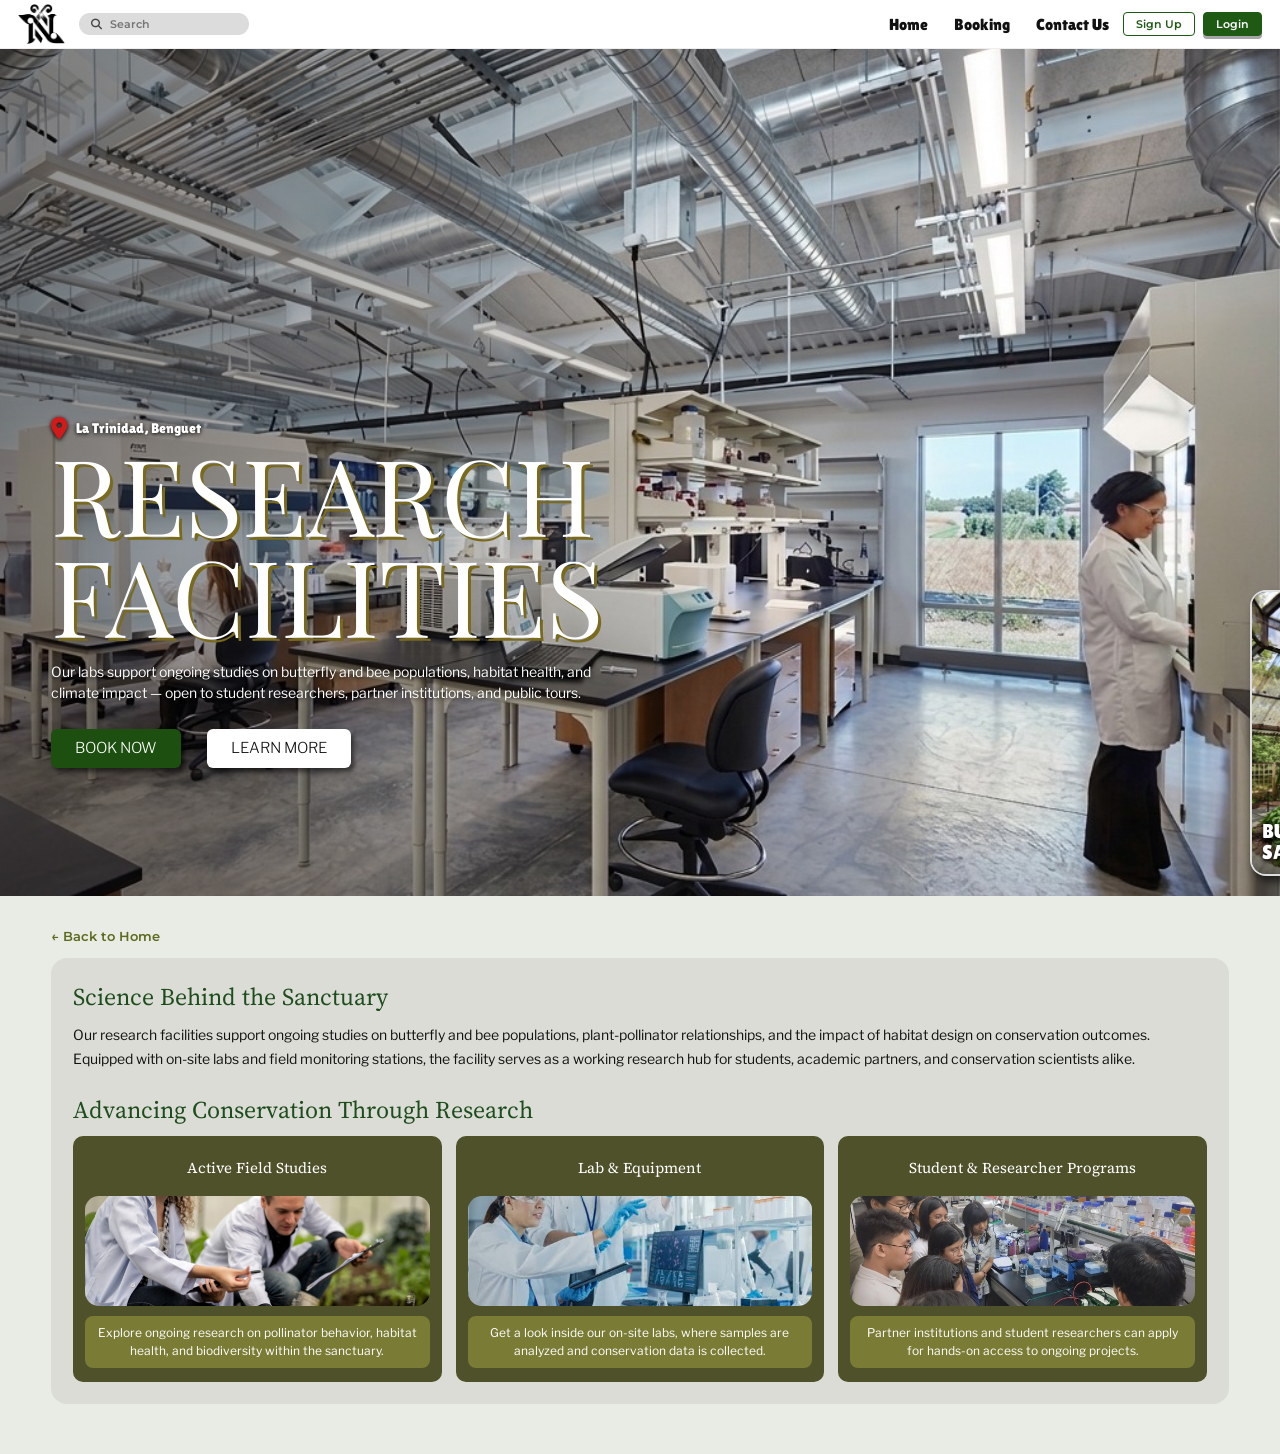
<file: research.html>
<!DOCTYPE html>
<html lang="en">

<head>
    <meta charset="utf-8">
    <meta name="viewport" content="width=device-width, initial-scale=1">
    <title>Research Facilities — Nature-ally Found</title>
    <link
        href="https://fonts.googleapis.com/css2?family=Pinyon+Script&family=Cormorant+Garamond:wght@500;700&family=Montserrat:wght@400;600;700&family=Playfair+Display:wght@400;500&family=Libre+Franklin:wght@300;400;600&family=Source+Serif+4:wght@400;500&family=Lilita+One&family=Gafata&display=swap"
        rel="stylesheet">
    <link rel="stylesheet" href="https://cdnjs.cloudflare.com/ajax/libs/font-awesome/6.5.1/css/all.min.css">
    <link rel="stylesheet" href="style.css">
</head>

<body class="detail c3">
    <nav id="nav">
        <input type="checkbox" id="menu" class="menu-t" aria-label="Menu">
        <a class="nav-back" href="index.html" aria-label="Back to Home">&larr;</a>
        <a href="index.html" class="logo"><img src="img/logo.png" alt="Nature-ally Found logo"></a>
        <input type="checkbox" id="find" class="find-t" aria-label="Open search">
        <form class="search" action="https://duckduckgo.com/" method="get" role="search">
            <input type="hidden" name="sites" value="YOUR-USERNAME.github.io">
            <i class="fa-solid fa-magnifying-glass" aria-hidden="true"></i>
            <input type="search" name="q" placeholder="Search" aria-label="Search this site">
        </form>
        <label class="search-ic" for="find" aria-label="Search">🔍</label>
        <div class="links">
            <a href="index.html">Home</a><a href="booking.html">Booking</a><a href="contact.html">Contact Us</a>
        </div>
        <div class="auth"><a class="signup" href="#signup">Sign Up</a><a class="login" href="#login">Login</a></div>
        <label class="burger" for="menu" aria-label="Menu">☰</label>
    </nav>

    <section class="hero banner">
        <h1 class="title"><span class="script">Nature-ally</span><span class="found">FOUND</span></h1>
        <div class="tag">
            <p>Nature-ally <b>Cocoon</b>ected, shaping spaces where wings, nature, and people flourish
                <b>Bee</b>yond boundaries.
            </p>
            <h3>Small Wings, Lasting Impact.</h3>
        </div>
    </section>

    <section class="d-hero">
        <div class="d-photo" role="img" aria-label="Scientist working at a bench in a research lab"></div>
        <div class="d-text">
            <p class="loc"><i class="fa-solid fa-location-dot pin"></i><span class="zn">Zone 3</span> La Trinidad,
                Benguet</p>
            <h1>Research <br>Facilities</h1>
            <p class="lead">Our labs support ongoing studies on butterfly and bee populations, habitat health, and
                climate impact — open to student researchers, partner institutions, and public tours.</p>
            <div class="btns"><a class="book-btn" href="booking.html">Book Now</a><a class="learn-btn"
                    href="#more">Learn More</a></div>
        </div>
        <div class="d-cards">
            <a class="card c1" href="butterfly-sanctuary.html">
                <div class="img" role="img"
                    aria-label="Glass-domed butterfly sanctuary with butterflies hanging from the roof"></div>
                <div class="info">
                    <h2>Butterfly Sanctuary</h2>
                </div>
            </a>
            <a class="card c2" href="beekeeping.html">
                <div class="img" role="img" aria-label="Beekeepers in white suits examining a honeycomb frame">
                </div>
                <div class="info">
                    <h2>Beekeeping &amp; Conservation</h2>
                </div>
            </a>
            <a class="card c3" href="research.html">
                <div class="img" role="img" aria-label="Scientist working at a bench in a research lab"></div>
                <div class="info">
                    <h2>Research Facilities</h2>
                </div>
            </a>
        </div>
    </section>

    <section class="more" id="more">
        <a class="back" href="index.html">← Back to Home</a>
        <div class="box">
            <h3>Science Behind the Sanctuary</h3>
            <p>Our research facilities support ongoing studies on butterfly and bee populations, plant-pollinator
                relationships, and the impact of habitat design on conservation outcomes. Equipped with on-site labs
                and field monitoring stations, the facility serves as a working research hub for students, academic
                partners, and conservation scientists alike.</p>
            <h3>Advancing Conservation Through Research</h3>
            <div class="tiles">
                <div class="tile">
                    <div class="ph" style="--g:url(img/research-field.jpg)" role="img"
                        aria-label="Two researchers examining plants in a greenhouse"></div>
                    <h4>Active Field Studies</h4>
                    <p>Explore ongoing research on pollinator behavior, habitat health, and biodiversity within the
                        sanctuary.</p>
                </div>
                <div class="tile">
                    <div class="ph" style="--g:url(img/research-lab.jpg)" role="img"
                        aria-label="Scientists using a tablet next to a lab computer"></div>
                    <h4>Lab &amp; Equipment</h4>
                    <p>Get a look inside our on-site labs, where samples are analyzed and conservation data is
                        collected.</p>
                </div>
                <div class="tile">
                    <div class="ph" style="--g:url(img/research-programs.jpg)" role="img"
                        aria-label="Students watching a demonstration at a lab bench"></div>
                    <h4>Student &amp; Researcher Programs</h4>
                    <p>Partner institutions and student researchers can apply for hands-on access to ongoing
                        projects.</p>
                </div>
            </div>
            <div class="box-book"><a class="book-btn" href="booking.html">Book Now</a></div>
        </div>
    </section>

    <footer class="footer">
        <div class="f-cols">
            <div>
                <h5>Explore</h5><a href="index.html">Home</a><a href="index.html#cards">Experience</a><a
                    href="booking.html">Booking</a>
            </div>
            <div>
                <h5>Support</h5><a href="contact.html">Contact</a>
            </div>
            <div class="f-connect">
                <h5>Connect</h5>
                <p>Location: La Trinidad, Benguet Philippines</p>
                <p>Email: NatureAllyFound@gmail.com</p>
                <p>Phone: 0969-5763-847</p>
            </div>
        </div>
        <div class="f-bottom">
            <p>© 2026 Nature-ally Found. All rights reserved.</p>
            <div class="social">
                <a href="#" aria-label="Instagram"><i class="fa-brands fa-instagram"></i></a>
                <a href="#" aria-label="TikTok"><i class="fa-brands fa-tiktok"></i></a>
                <a href="#" aria-label="YouTube"><i class="fa-brands fa-youtube"></i></a>
                <a href="#" aria-label="Facebook"><i class="fa-brands fa-facebook-f"></i></a>
            </div>
        </div>
    </footer>

    <div class="overlay" id="login">
        <a class="m-backdrop" href="#" aria-label="Close"></a>
        <div class="modal" role="dialog" aria-modal="true" aria-labelledby="loginTitle">
            <a class="m-close" href="#" aria-label="Close">&times;</a>
            <img class="m-logo" src="img/logo.png" alt="">
            <form class="m-form" action="#" method="get">
                <h2 id="loginTitle">Welcome back</h2>
                <p class="m-sub">Log in to manage your visits.</p>
                <label>Email<input type="email" name="email" autocomplete="email" required></label>
                <label>Password<input type="password" autocomplete="current-password" required></label>
                <button class="primary" type="submit">Log in</button>
                <p class="m-switch">New here? <a href="#signup">Create an account</a></p>
            </form>
        </div>
    </div>

    <div class="overlay" id="signup">
        <a class="m-backdrop" href="#" aria-label="Close"></a>
        <div class="modal" role="dialog" aria-modal="true" aria-labelledby="signupTitle">
            <a class="m-close" href="#" aria-label="Close">&times;</a>
            <img class="m-logo" src="img/logo.png" alt="">
            <form class="m-form" action="#" method="get">
                <h2 id="signupTitle">Join Nature-ally Found</h2>
                <p class="m-sub">Create an account to book your visits.</p>
                <label>Full name<input type="text" name="fullname" autocomplete="name" minlength="2" required></label>
                <label>Email<input type="email" name="email" autocomplete="email" required></label>
                <label>Password<input type="password" autocomplete="new-password" minlength="8" required></label>
                <button class="primary" type="submit">Sign up</button>
                <p class="m-switch">Already have an account? <a href="#login">Log in</a></p>
            </form>
        </div>
    </div>

</body>

</html>
</file>
<file: style.css>
:root {
    --cw: clamp(140px, min(16.5vw, 25vh), 230px);
    --green: #1f5a14;
    --gold: #8c7f5e;
    --cream: #d8c98f;
    --olive: #5b6a1d;
    --card: linear-gradient(135deg, #8c9879, #5b6a4a)
}

* {
    box-sizing: border-box;
    margin: 0
}

html {
    scroll-behavior: smooth
}

body {
    font-family: Montserrat, system-ui, sans-serif;
    background: #fff;
    color: #111;
    overflow-x: hidden
}

body.detail {
    background: #e9ece4
}

/* PHOTOS */

.c1 {
    --g: url(img/butterfly-sanctuary.jpg);
    --pos: 50% 50%;
    --dpos: 50% 50%;
    --cbg: linear-gradient(135deg, #8a9478, #4f6444 60%, #3b4d33);
    --tile: #2f5a27;
    --strip: rgba(0, 0, 0, .28)
}

.c2 {
    --g: url(img/beekeeping.jpg);
    --pos: 35% 50%;
    --dpos: 50% 25%;
    --cbg: linear-gradient(135deg, #aaa586, #8d8f66 40%, #4c5a38);
    --tile: #66691a;
    --strip: rgba(0, 0, 0, .28)
}

.c3 {
    --g: url(img/research-facilities.jpg);
    --pos: 78% 50%;
    --dpos: 50% 40%;
    --cbg: linear-gradient(135deg, #7f8a70, #4a5c3c 55%, #2f3f2a);
    --tile: #4f512b;
    --strip: #7a7c36
}

.img,
.d-photo,
.ph {
    background-image: var(--g);
    background-size: cover;
    background-position: var(--pos, center)
}

.d-photo {
    background-position: var(--dpos, center)
}

/* NAV */

nav {
    display: flex;
    align-items: center;
    gap: 14px;
    background: #fff;
    padding: 4px 18px;
    position: relative;
    z-index: 10;
    border-bottom: 1px solid #eee
}

.logo img {
    height: clamp(28px, 5vh, 40px);
    width: auto;
    display: block
}

.search {
    background: #dcdcdc;
    border-radius: 999px;
    padding: 3px 12px;
    font-size: 11px;
    font-weight: 600;
    width: 170px;
    color: #444;
    display: flex;
    align-items: center;
    gap: 6px
}

.search input[type="search"] {
    flex: 1;
    min-width: 0;
    border: 0;
    outline: 0;
    background: transparent;
    font: 600 11px Montserrat, sans-serif;
    color: #444
}

.nav-back {
    display: none;
    font-size: 22px;
    line-height: 1;
    color: #111;
    text-decoration: none
}

.search-ic,
.burger {
    display: none;
    background: none;
    border: 0;
    font-size: 20px;
    cursor: pointer
}

.menu-t,
.find-t {
    position: absolute;
    opacity: 0;
    pointer-events: none
}

.links {
    margin-left: auto;
    display: flex;
    gap: 26px;
    font: 400 clamp(12px, 2.3vh, 16px) 'Lilita One', Gafata, Montserrat, sans-serif
}

.links a {
    color: #111;
    text-decoration: none
}

.links a:hover {
    color: var(--green)
}

.auth {
    display: flex;
    gap: 8px;
    align-items: center
}

.auth a {
    font: 600 11px Montserrat, sans-serif;
    padding: 4px 12px;
    border-radius: 4px;
    cursor: pointer;
    border: 1px solid var(--green);
    text-decoration: none
}

.signup {
    background: #fff;
    color: var(--green)
}

.login {
    background: var(--green);
    color: #fff;
    box-shadow: 0 3px 0 rgba(0, 0, 0, .35)
}

/* HOME HERO */

.hero {
    --hero-img: linear-gradient(rgba(4, 18, 6, .7), rgba(4, 18, 6, .5)), url(img/hero.jpg);
    min-height: calc(100vh - 53px);
    padding: 0 4vw clamp(30px, 6vh, 70px);
    display: flex;
    flex-direction: column;
    justify-content: space-between;
    color: #f3f1e6;
    background: var(--hero-img), radial-gradient(ellipse at 20% 15%, #2f4a22 0, transparent 55%), linear-gradient(180deg, #0e1d0c, #14260f 55%, #3a4a1c);
    background-size: cover;
    background-position: center
}

.title {
    margin-top: 9vh;
    text-align: center;
    font-family: 'Cormorant Garamond', serif;
    color: var(--gold);
    text-shadow: 0 4px 12px rgba(0, 0, 0, .6)
}

.title .script {
    display: block;
    font: clamp(56px, 11vw, 150px)/1 'Pinyon Script', cursive
}

.title .found {
    display: block;
    font-weight: 700;
    letter-spacing: .06em;
    font-size: clamp(48px, 9vw, 120px);
    line-height: 1;
    margin-left: 8vw
}

.tag {
    max-width: 380px
}

.tag p {
    background: rgba(0, 0, 0, .35);
    padding: 12px 14px;
    font-size: 13px;
    line-height: 1.5;
    color: var(--cream)
}

.tag p b {
    color: #fff
}

.tag h3 {
    font: 600 20px Montserrat, sans-serif;
    color: var(--cream);
    margin-top: 16px;
    text-shadow: 0 2px 6px #000
}

.banner {
    display: none
}

/* CARDS: desktop */

.cards {
    position: relative;
    z-index: 2;
    display: flex;
    justify-content: flex-end;
    gap: 1.2vw;
    margin: calc(var(--cw) / -.74 - 1.6vw) -1vw 0 0;
    padding: 0 0 1.6vw
}

.card {
    flex: 0 0 var(--cw);
    aspect-ratio: .74;
    position: relative;
    display: block;
    text-decoration: none;
    border-radius: 16px;
    border: 2px solid rgba(255, 255, 255, .85);
    box-shadow: 4px 6px 8px rgba(0, 0, 0, .6);
    overflow: hidden;
    cursor: pointer;
    color: #fff;
    background: #222;
    transition: transform .2s
}

.card:hover {
    transform: translateY(-6px)
}

.card .img {
    position: absolute;
    inset: 0
}

.card .info {
    position: absolute;
    left: 0;
    right: 0;
    bottom: 0;
    padding: 30px 10px 10px;
    background: linear-gradient(transparent, rgba(0, 0, 0, .55))
}

.card h2 {
    font: 400 clamp(12px, min(1.6vw, 2.6vh), 21px)/1.05 'Lilita One', Gafata, sans-serif;
    text-transform: uppercase;
    text-shadow: 0 2px 4px #000
}

.desc,
.zone,
.learn,
.book {
    display: none
}

.xc {
    position: absolute;
    opacity: 0;
    width: 0;
    height: 0
}

.stretch {
    position: absolute;
    inset: 0;
    z-index: 3;
    border-radius: inherit
}

.d-hero {
    position: relative;
    min-height: calc(100vh - 53px);
    color: #fff;
    display: flex;
    align-items: flex-end;
    justify-content: space-between;
    gap: 24px;
    padding: 0 4vw 1.6vw;
    overflow: hidden
}

.d-photo {
    position: absolute;
    inset: 0
}

.d-photo::after {
    content: "";
    position: absolute;
    inset: 0;
    background: linear-gradient(90deg, rgba(0, 0, 0, .45), transparent 65%)
}

.d-text {
    position: relative;
    z-index: 1;
    align-self: flex-end;
    margin-bottom: 12vh
}

.loc {
    display: flex;
    align-items: center;
    gap: 8px;
    font: 400 clamp(11px, 2vh, 14px) 'Lilita One', Gafata, Montserrat, sans-serif;
    margin-bottom: 4px;
    text-shadow: 0 1px 4px #000
}

.pin {
    color: #d11a1a;
    font-size: 22px;
    flex: none
}

.zn {
    display: none
}

.d-text h1 {
    font: 400 clamp(44px, min(8.3vw, 13vh), 112px)/.95 'Playfair Display', serif;
    text-transform: uppercase;
    margin-bottom: 16px;
    text-shadow: 3px 3px 0 #7a6a1d
}

.d-text .lead {
    max-width: 44vw;
    font: 400 clamp(11px, min(1.1vw, 1.9vh), 14px)/1.5 'Libre Franklin', sans-serif;
    margin-bottom: 26px;
    text-shadow: 0 1px 4px rgba(0, 0, 0, .8)
}

.btns {
    display: flex;
    gap: 26px
}

.btns a {
    padding: .7em 1.6em;
    border-radius: 6px;
    text-decoration: none;
    font: 300 clamp(11px, min(1.3vw, 2.1vh), 15px) 'Libre Franklin', sans-serif;
    text-transform: uppercase;
    box-shadow: 3px 4px 5px rgba(0, 0, 0, .55)
}

.book-btn {
    background: #1d4f10;
    color: #fff;
    box-shadow: 0 4px 3px rgba(0, 0, 0, .45)
}

.learn-btn {
    background: #fff;
    color: #111
}

.d-cards {
    position: absolute;
    z-index: 1;
    right: -1vw;
    bottom: 1.6vw;
    display: flex;
    gap: 1.2vw
}

.more {
    padding: 30px 4vw 50px
}

.back {
    display: inline-block;
    color: var(--olive);
    font: 600 13px Montserrat, sans-serif;
    text-decoration: none;
    margin-bottom: 14px
}

.box {
    background: #dcdcd6;
    border-radius: 16px;
    padding: 22px
}

.box h3 {
    font: 400 24px 'Source Serif 4', 'Playfair Display', serif;
    color: #1d4d1d;
    margin-bottom: 10px
}

.box>p {
    font: 400 14px/1.7 'Libre Franklin', sans-serif;
    margin-bottom: 22px
}

.tiles {
    display: grid;
    grid-template-columns: repeat(auto-fit, minmax(180px, 1fr));
    gap: 14px
}

.tile {
    background: var(--tile, #2f5a27);
    color: #fff;
    border-radius: 10px;
    padding: 14px 12px;
    text-align: center;
    display: flex;
    flex-direction: column
}

.tile h4 {
    order: 0;
    display: flex;
    align-items: center;
    justify-content: center;
    min-height: 2.4em;
    font: 400 15px 'Source Serif 4', 'Playfair Display', serif;
    margin-bottom: 10px
}

.tile .ph {
    order: 1;
    height: 110px;
    border-radius: 14px;
    margin-bottom: 10px
}

.tile p {
    order: 2;
    flex: 1;
    font: 400 12px/1.5 'Libre Franklin', sans-serif;
    background: var(--strip, rgba(0, 0, 0, .25));
    border-radius: 8px;
    padding: 8px 10px
}

.learn b {
    font-weight: inherit;
    display: none
}

.box-book,
.footer {
    display: none
}

/* TABLET + PHONE */

@media(max-width:1099px) {
    :root {
        --nav-h: 42px
    }

    nav {
        position: sticky;
        top: 0;
        z-index: 30;
        height: var(--nav-h);
        padding: 0 3vw;
        gap: 2vw;
        border-bottom: 0
    }

    .logo img {
        height: 30px
    }

    .nav-back {
        display: block
    }

    html {
        scroll-padding-top: 260px
    }

    .search {
        display: none
    }

    .links {
        margin-left: auto;
        gap: 3.6vw;
        font-size: clamp(11px, 1.9vw, 16px)
    }

    .auth a {
        font-size: clamp(10px, 1.7vw, 13px);
        padding: 3px 10px
    }

    .hero {
        position: sticky;
        top: var(--nav-h);
        z-index: 20;
        display: block;
        min-height: 0;
        padding: 0;
        text-align: center;
        background-position: center 75%;
        box-shadow: 0 8px 14px rgba(0, 0, 0, .35);
        overflow: hidden
    }

    .hero::after {
        content: "";
        position: absolute;
        right: 3vw;
        top: 7vw;
        width: 8vw;
        height: 8vw;
        border-radius: 50%;
        background: radial-gradient(circle at 35% 30%, rgba(255, 255, 255, .4), rgba(255, 255, 255, .05) 65%);
        border: 1px solid rgba(255, 255, 255, .35);
        box-shadow: 4.5vw -5vw 0 -2.6vw rgba(255, 255, 255, .2)
    }

    .banner {
        display: block
    }

    .hero .title {
        margin: 3.5vw 0 1.6vw;
        text-align: center;
        line-height: 1;
        white-space: nowrap;
        color: var(--gold);
        text-shadow: 3px 4px 4px rgba(0, 0, 0, .5)
    }

    .hero .title .script {
        display: inline;
        font: 500 min(8vw, 64px)/1 'Cormorant Garamond', serif;
        text-transform: uppercase;
        letter-spacing: .02em
    }

    .hero .title .script::first-letter {
        font: 400 1.9em/1 'Pinyon Script', cursive
    }

    .hero .title .found {
        display: inline;
        font: 500 min(8vw, 64px)/1 'Cormorant Garamond', serif;
        letter-spacing: .04em;
        margin-left: .3em
    }

    .hero .tag {
        max-width: none;
        margin: 0
    }

    .hero .tag p {
        background: rgba(0, 0, 0, .4);
        margin: 0;
        padding: 1.6vw 6vw;
        font: 500 min(2vw, 15px)/1.45 Montserrat, sans-serif;
        color: #c9bf86;
        text-align: center
    }

    .hero .tag p b {
        color: #e6dfb0
    }

    .hero .tag h3 {
        background: rgba(0, 0, 0, .25);
        margin: 0;
        padding: 1vw 0;
        font: 600 min(2.5vw, 19px) Montserrat, sans-serif;
        color: #b0aa62;
        text-shadow: 0 2px 4px #000
    }

    /* home cards */

    .cards {
        display: block;
        margin: 0;
        padding: 4vw 3vw 3vw
    }

    .card {
        display: grid;
        grid-template-columns: 23% 1fr;
        flex: none;
        aspect-ratio: auto;
        height: auto;
        min-height: 27vw;
        margin: 0 0 3.4vw;
        border: 0;
        border-radius: 14px;
        box-shadow: none;
        background: var(--cbg);
        transform: none;
        overflow: visible
    }

    .card:hover {
        transform: none
    }

    .card::before {
        content: "";
        position: absolute;
        inset: 0;
        border-radius: 14px;
        pointer-events: none;
        background: radial-gradient(circle at 78% 22%, rgba(255, 255, 255, .16) 0 7vw, transparent 7.2vw), radial-gradient(circle at 55% 82%, rgba(255, 255, 255, .1) 0 5vw, transparent 5.2vw)
    }

    .card .img {
        position: relative;
        inset: auto;
        grid-column: 1;
        grid-row: 1;
        border: 1.5px solid #fff;
        border-radius: 14px;
        margin: -.3vw 0;
        z-index: 1
    }

    .card .info {
        position: static;
        grid-column: 2;
        grid-row: 1;
        display: grid;
        grid-template-columns: 1fr auto;
        grid-template-areas: "t t" "d d" "z l";
        align-content: space-between;
        padding: 1.8vw 3vw 1.6vw;
        background: none;
        z-index: 1
    }

    .card:nth-child(even) {
        grid-template-columns: 1fr 23%
    }

    .card:nth-child(even) .img {
        grid-column: 2
    }

    .card:nth-child(even) .info {
        grid-column: 1;
        grid-template-columns: auto 1fr;
        grid-template-areas: "t t" "d d" "l z"
    }

    .card h2 {
        grid-area: t;
        font: 400 min(4.2vw, 32px)/1.1 'Source Serif 4', serif;
        text-transform: uppercase;
        letter-spacing: .02em;
        color: #fff;
        text-shadow: 0 2px 6px rgba(0, 0, 0, .6)
    }

    .desc {
        grid-area: d;
        display: block;
        margin: 1vw 0 1.5vw;
        font: 400 min(2.15vw, 16px)/1.4 'Libre Franklin', sans-serif;
        color: #fff;
        text-shadow: 0 1px 3px rgba(0, 0, 0, .6)
    }

    .zone {
        grid-area: z;
        display: flex;
        align-items: center;
        gap: 1.4vw;
        align-self: end;
        font: 400 min(1.9vw, 14px) 'Lilita One', sans-serif;
        color: #fff
    }

    .zone i {
        color: #d11a1a;
        font-size: min(3.4vw, 24px)
    }

    .card:nth-child(even) .zone {
        justify-self: end
    }

    .learn {
        grid-area: l;
        display: block;
        align-self: end;
        justify-self: end;
        background: #fff;
        color: #111;
        border-radius: 4px;
        padding: .8vw 2.4vw;
        font: 400 min(2.1vw, 15px) 'Libre Franklin', sans-serif;
        text-transform: uppercase;
        box-shadow: 0 3px 0 rgba(0, 0, 0, .45)
    }

    .card:nth-child(even) .learn {
        justify-self: start
    }

    .learn .t {
        display: inline
    }

    .book {
        display: block;
        width: max-content;
        margin: 2vw auto 3vw;
        background: #1d4f10;
        color: #fff;
        padding: 1.4vw 7vw;
        border-radius: 6px;
        text-decoration: none;
        font: 300 min(2.8vw, 18px) 'Libre Franklin', sans-serif;
        text-transform: uppercase;
        box-shadow: 0 5px 0 rgba(0, 0, 0, .4)
    }

    /* detail pages: */

    body.detail {
        background: linear-gradient(180deg, #868b78, #5e6b52 40%, #34452e)
    }

    .d-hero {
        display: flex;
        align-items: center;
        gap: 6vw;
        min-height: 0;
        margin: 0;
        padding: 3vw 3vw 2vw;
        border-radius: 0;
        background: none;
        overflow: visible
    }

    .d-photo {
        position: static;
        flex: 0 0 22.6vw;
        height: 30vw;
        border: 1.5px solid #fff;
        border-radius: 14px;
        box-shadow: 0 4px 10px rgba(0, 0, 0, .4)
    }

    .d-photo::after,
    .d-cards,
    .btns {
        display: none
    }

    .d-text {
        margin: 0;
        align-self: center
    }

    .loc {
        font-size: min(2vw, 15px);
        margin-bottom: 1vw;
        text-shadow: 0 1px 3px #000
    }

    .d-text h1 {
        font: 400 min(4.9vw, 34px)/1.1 'Source Serif 4', serif;
        margin-bottom: 1.6vw;
        text-shadow: 0 2px 6px rgba(0, 0, 0, .6)
    }

    .d-text h1 br {
        display: none
    }

    .d-text .lead {
        max-width: none;
        margin: 0;
        font: 400 min(2.3vw, 16px)/1.45 'Libre Franklin', sans-serif;
        text-shadow: 0 1px 3px rgba(0, 0, 0, .6)
    }

    .zn {
        display: inline
    }

    /* info box */

    .more {
        padding: 2vw 3vw 4vw
    }

    .back {
        display: none
    }

    .box {
        background: rgba(217, 217, 217, .96);
        border-radius: 6px;
        padding: 3vw
    }

    .box h3 {
        font-size: min(3.4vw, 26px);
        margin: 0 0 1.2vw
    }

    .box>p {
        font-size: min(2.2vw, 16px);
        margin-bottom: 5vw
    }

    .box>p+h3 {
        margin-bottom: 2.4vw
    }

    .tiles {
        grid-template-columns: repeat(3, 1fr);
        gap: 2.6vw
    }

    .tile {
        border-radius: 10px;
        padding: 2.2vw 2vw 2.6vw
    }

    .tile h4 {
        font-size: min(2vw, 16px);
        margin-bottom: 1.6vw
    }

    .tile .ph {
        height: 18vw;
        margin-bottom: 2vw
    }

    .tile p {
        font-size: min(1.9vw, 14px);
        padding: 1.4vw 1.6vw
    }

    .box-book {
        display: block;
        text-align: center;
        margin-top: 5vw
    }

    .box-book a {
        display: inline-block;
        padding: 1.2vw 6vw;
        border-radius: 6px;
        text-decoration: none;
        font: 300 min(2.6vw, 17px) 'Libre Franklin', sans-serif;
        text-transform: uppercase;
        box-shadow: 0 4px 0 rgba(0, 0, 0, .4)
    }

    /* footer */

    .footer {
        display: block;
        margin-top: 0;
        padding: 4vw 4vw 2vw;
        color: #fff;
        font-size: min(1.9vw, 13px);
        line-height: 1.6;
        background: linear-gradient(180deg, #7b826e, #2e3a26);
        border-radius: 12px 12px 0 0
    }

    .f-cols {
        display: grid;
        grid-template-columns: auto auto 1fr;
        gap: 3vw 5vw
    }

    .footer h5 {
        font-size: min(1.9vw, 13px);
        margin-bottom: 1.2vw
    }

    .footer a {
        display: block;
        color: #fff;
        text-decoration: none;
        margin-bottom: 1vw
    }

    .footer p {
        margin-bottom: 1vw
    }

    .f-bottom {
        position: relative;
        margin-top: 3vw;
        text-align: center;
        font-size: min(1.7vw, 12px)
    }

    .social {
        position: absolute;
        right: 0;
        top: 0;
        display: flex;
        gap: 1.2vw
    }

    .social a {
        font-size: min(2.2vw, 15px);
        margin: 0
    }
}

/* PHONE */

@media(max-width:600px) {
    :root {
        --nav-h: 44px
    }

    nav {
        padding: 0 2.5vw;
        gap: 2.5vw
    }

    .logo img {
        height: 34px
    }

    html {
        scroll-padding-top: 190px
    }

    #find:checked~.search {
        display: flex;
        position: absolute;
        top: 100%;
        left: 0;
        right: 0;
        width: auto;
        border-radius: 0;
        padding: 10px 14px;
        z-index: 40
    }

    .search-ic,
    .burger {
        display: block;
        color: #111
    }

    .auth {
        display: none
    }

    .menu-t:checked~.auth {
        display: flex;
        position: absolute;
        top: 100%;
        right: 0;
        background: #fff;
        padding: 10px 14px;
        border: 1px solid #ddd;
        z-index: 40
    }

    .links {
        flex: 1;
        margin: 0;
        gap: 2vw;
        justify-content: space-between;
        font-size: 3.6vw
    }

    .hero .tag p {
        font-size: 2.9vw;
        padding: 2vw 5vw
    }

    .hero .tag h3 {
        font-size: 3.4vw
    }

    /* home cards */

    .cards {
        padding: 4vw 4vw 3vw
    }

    .card {
        grid-template-columns: 34% 1fr;
        grid-template-rows: auto 1fr auto;
        min-height: 38vw;
        margin-bottom: 4vw;
        border-radius: 12px
    }

    .card:nth-child(even) {
        grid-template-columns: 1fr 34%
    }

    .card .info {
        display: contents
    }

    .card .img {
        grid-column: 1;
        grid-row: 1/3;
        min-height: 36vw;
        margin: -.4vw 0
    }

    .card:nth-child(even) .img {
        grid-column: 2
    }

    .zone,
    .desc {
        display: none
    }

    .stretch {
        display: none
    }

    .learn {
        cursor: pointer
    }

    .zone i {
        display: none
    }

    .card h2 {
        grid-column: 2;
        grid-row: 2;
        align-self: center;
        text-align: center;
        padding: 0 3vw;
        font-size: 5.4vw;
        position: relative;
        z-index: 1
    }

    .card:nth-child(even) h2 {
        grid-column: 1
    }

    .learn {
        position: absolute;
        right: 3vw;
        bottom: 2.6vw;
        z-index: 2;
        padding: 1vw 3.6vw;
        font-size: 2.8vw
    }

    .card:nth-child(even) .learn {
        right: auto;
        left: 3vw
    }

    .learn .t {
        display: none
    }

    .learn .x {
        display: inline
    }

    .xc:checked~.info .learn .x {
        display: none
    }

    .xc:checked~.info .learn .o {
        display: inline
    }

    .xc:checked~.info .zone {
        display: block;
        grid-column: 2;
        grid-row: 1;
        align-self: end;
        padding: 3vw 3vw 0;
        font: 400 3.4vw 'Lilita One', sans-serif;
        color: #e01010;
        position: relative;
        z-index: 1
    }

    .card:nth-child(even) .xc:checked~.info .zone {
        grid-column: 1;
        justify-self: start
    }

    .xc:checked~.info h2 {
        text-align: left
    }

    .xc:checked~.info .desc {
        display: block;
        grid-column: 1/-1;
        grid-row: 3;
        margin: 0;
        padding: 3vw 4vw 13vw;
        font-size: 3.8vw;
        position: relative;
        z-index: 1
    }

    .book {
        margin: 3vw auto 5vw;
        padding: 3vw 12vw;
        font-size: 4.4vw
    }

    /* detail pages */

    .d-hero {
        flex-direction: column;
        text-align: center;
        gap: 3vw
    }

    .d-photo {
        flex: none;
        width: 70vw;
        height: 48vw
    }

    .d-text h1 {
        font-size: 6.4vw
    }

    .d-text .lead {
        font-size: 3.6vw
    }

    .loc {
        justify-content: center;
        font-size: 3.4vw
    }

    .tiles {
        grid-template-columns: 1fr;
        gap: 4vw
    }

    .box {
        padding: 5vw
    }

    .box h3 {
        font-size: 5.4vw
    }

    .box>p {
        font-size: 3.6vw
    }

    .tile {
        padding: 4vw
    }

    .tile h4 {
        font-size: 4.4vw;
        min-height: 0
    }

    .tile .ph {
        height: 44vw
    }

    .tile p {
        font-size: 3.4vw
    }

    .box-book a {
        padding: 3vw 12vw;
        font-size: 4.2vw
    }

    .footer {
        font-size: 3vw;
        padding: 5vw 5vw 3vw
    }

    .footer h5 {
        font-size: 3.2vw
    }

    .f-cols {
        grid-template-columns: auto 1fr;
        gap: 4vw
    }

    .f-connect {
        grid-column: 1/-1
    }

    .f-bottom {
        padding-top: 6vw;
        font-size: 2.8vw
    }

    .social {
        top: 0;
        left: 50%;
        right: auto;
        transform: translateX(-50%);
        gap: 3vw
    }

    .social a {
        font-size: 4vw
    }
}

/* DESKTOP HOME HERO */

@media(min-width:1100px) {
    .hero .title {
        text-align: left;
        margin: clamp(24px, 6vh, 80px) 0 0 -2vw;
        color: var(--gold);
        text-shadow: 5px 6px 6px rgba(0, 0, 0, .55)
    }

    .hero .title .script {
        font: 500 min(9vw, 15vh)/.95 'Cormorant Garamond', serif;
        text-transform: uppercase;
        letter-spacing: .02em
    }

    .hero .title .script::first-letter {
        font: 400 1.9em/1 'Pinyon Script', cursive
    }

    .hero .title .found {
        font: 500 min(9vw, 15vh)/1 'Cormorant Garamond', serif;
        letter-spacing: .04em;
        margin-left: 16vw
    }

    .hero .tag {
        max-width: 49vw;
        margin-left: -4vw
    }

    .hero .tag p {
        background: rgba(0, 0, 0, .4);
        padding: 1.6vw 2vw 1.6vw 5.4vw;
        font: 500 clamp(12px, min(1.55vw, 2.6vh), 19px)/1.4 Montserrat, sans-serif;
        color: #c9bf86
    }

    .hero .tag p b {
        color: #e6dfb0
    }

    .hero .tag h3 {
        padding-left: 5.4vw;
        margin-top: 2.4vh;
        font: 600 clamp(14px, min(2vw, 3.4vh), 24px) Montserrat, sans-serif;
        color: #aaa55c
    }
}

/* MODALS */

.overlay {
    position: fixed;
    inset: 0;
    z-index: 100;
    display: none;
    align-items: center;
    justify-content: center;
    padding: 16px;
    background: rgba(5, 15, 6, .72);
    backdrop-filter: blur(3px)
}

.overlay:target {
    display: flex
}

body:has(.overlay:target) {
    overflow: hidden
}

.m-backdrop {
    position: absolute;
    inset: 0;
    cursor: default
}

.m-close {
    text-decoration: none;
    display: flex;
    align-items: center;
    justify-content: center
}

.modal {
    position: relative;
    z-index: 1;
    width: min(420px, 100%);
    max-height: calc(100vh - 32px);
    overflow: auto;
    background: #f4f5ef;
    color: #111;
    border-radius: 16px;
    padding: 28px 26px 22px;
    box-shadow: inset 0 5px 0 var(--green), 0 20px 50px rgba(0, 0, 0, .55)
}

.m-close {
    position: absolute;
    top: 10px;
    right: 12px;
    width: 32px;
    height: 32px;
    border: 0;
    border-radius: 50%;
    background: transparent;
    font-size: 26px;
    line-height: 1;
    cursor: pointer;
    color: #333
}

.m-close:hover {
    background: #e3e6dc
}

.m-logo {
    display: block;
    height: 44px;
    margin: 0 auto 6px
}

.m-form h2,
.b-card h2 {
    font: 400 26px 'Source Serif 4', 'Playfair Display', serif;
    color: #1d4d1d
}

.m-form h2 {
    text-align: center
}

.m-sub {
    text-align: center;
    font: 400 13px 'Libre Franklin', sans-serif;
    color: #444;
    margin: 4px 0 16px
}

.m-form label,
.b-card label {
    display: block;
    font: 600 12px Montserrat, sans-serif;
    margin-bottom: 12px;
    min-width: 0
}

.m-form input,
.b-card input:not([type=radio]),
.b-card select,
.b-card textarea {
    width: 100%;
    margin-top: 5px;
    padding: 9px 10px;
    border: 1px solid #b9bdb0;
    border-radius: 6px;
    background: #fff;
    color: #111;
    font: 400 14px 'Libre Franklin', sans-serif
}

.m-form input:focus,
.b-card input:focus,
.b-card select:focus,
.b-card textarea:focus {
    outline: 2px solid #5f9a4e;
    border-color: #5f9a4e
}

.primary {
    width: 100%;
    margin-top: 6px;
    padding: 11px;
    border: 0;
    border-radius: 6px;
    background: var(--green);
    color: #fff;
    font: 400 15px 'Libre Franklin', sans-serif;
    text-transform: uppercase;
    letter-spacing: .03em;
    cursor: pointer;
    box-shadow: 0 4px 0 rgba(0, 0, 0, .35)
}

.primary:hover {
    background: #17470f
}

.m-switch {
    text-align: center;
    font: 400 13px 'Libre Franklin', sans-serif;
    margin-top: 16px
}

.m-switch a {
    color: #1d4d1d;
    font-weight: 600
}

/* BOOKING */

.b-hero {
    min-height: calc(100vh - 53px);
    display: flex;
    align-items: center;
    justify-content: space-between;
    gap: 4vw;
    padding: 4vh 4vw;
    color: #fff;
    background: linear-gradient(rgba(4, 18, 6, .74), rgba(4, 18, 6, .6)), url(img/hero.jpg) center/cover
}

.b-text {
    max-width: 40vw
}

.b-text h1 {
    font: 400 clamp(44px, min(7vw, 12vh), 96px)/.95 'Playfair Display', serif;
    text-transform: uppercase;
    margin-bottom: 16px;
    text-shadow: 3px 3px 0 #7a6a1d
}

.b-text .lead {
    max-width: 34vw;
    font: 400 clamp(12px, 1.2vw, 15px)/1.6 'Libre Franklin', sans-serif;
    margin-bottom: 20px;
    text-shadow: 0 1px 4px rgba(0, 0, 0, .8)
}

.b-info {
    list-style: none;
    padding: 0;
    display: grid;
    gap: 10px;
    font: 400 clamp(12px, 1.1vw, 14px) 'Libre Franklin', sans-serif
}

.b-info i {
    width: 20px;
    color: var(--cream)
}

.b-card {
    width: min(48vw, 640px);
    background: rgba(244, 245, 239, .97);
    color: #111;
    border-radius: 16px;
    padding: 22px 24px;
    box-shadow: 0 14px 34px rgba(0, 0, 0, .5)
}

.b-card h2 {
    margin-bottom: 12px
}

.b-note {
    margin: 0 0 10px;
    font: 400 12px 'Libre Franklin', sans-serif;
    color: #444
}

.visit {
    border: 0;
    margin: 0 0 14px;
    padding: 0;
    min-width: 0
}

.visit legend {
    font: 600 12px Montserrat, sans-serif;
    margin-bottom: 6px
}

.opts {
    display: grid;
    grid-template-columns: repeat(3, 1fr);
    gap: 10px
}

.opt {
    position: relative;
    display: block;
    margin: 0 !important;
    border: 2px solid transparent;
    border-radius: 12px;
    overflow: hidden;
    cursor: pointer;
    background: #fff;
    box-shadow: 0 1px 4px rgba(0, 0, 0, .3)
}

.opt input {
    position: absolute;
    inset: 0;
    width: 100%;
    height: 100%;
    margin: 0;
    opacity: 0;
    cursor: pointer
}

.o-img {
    display: block;
    height: 80px;
    background: var(--g) center/cover
}

.o-t {
    display: block;
    padding: 7px 6px;
    font: 400 12px/1.2 'Lilita One', sans-serif;
    text-align: center;
    color: #1d4d1d;
    text-transform: uppercase
}

.opt:has(input:checked) {
    border-color: var(--green);
    box-shadow: 0 0 0 2px rgba(31, 90, 20, .35)
}

.opt:has(input:checked) .o-t {
    background: var(--green);
    color: #fff
}

.opt:has(input:focus-visible) {
    outline: 3px solid #8ab67a
}

.row {
    display: grid;
    grid-template-columns: 1fr 1fr;
    gap: 12px
}

.row.three {
    grid-template-columns: 1.3fr 1fr .7fr
}

/* CONTACT */

.b-card textarea {
    display: block;
    resize: vertical;
    min-height: 110px
}

.b-info a {
    color: inherit
}

.b-social {
    display: flex;
    gap: 16px;
    margin-top: 20px;
    font-size: 20px
}

.b-social a {
    color: #fff
}

.b-social a:hover {
    color: var(--cream)
}

@media(max-width:1099px) {
    .b-hero {
        display: block;
        min-height: 0;
        padding: 3vw;
        background: none
    }

    .b-text {
        max-width: none;
        padding: 1vw 0 3vw
    }

    .b-text h1 {
        font: 400 min(4.9vw, 34px)/1.1 'Source Serif 4', serif;
        margin-bottom: 1.6vw;
        text-shadow: 0 2px 6px rgba(0, 0, 0, .6)
    }

    .b-text h1 br {
        display: none
    }

    .b-text .lead {
        max-width: none;
        font-size: min(2.3vw, 16px);
        text-shadow: 0 1px 3px rgba(0, 0, 0, .6)
    }

    .b-info {
        font-size: min(2vw, 14px)
    }

    .b-text .loc {
        justify-content: flex-start
    }

    .b-card {
        width: auto;
        background: rgba(217, 217, 217, .96);
        border-radius: 6px;
        padding: 3vw
    }
}

@media(max-width:600px) {

    .row,
    .row.three {
        grid-template-columns: 1fr
    }

    .b-text h1 {
        font-size: 6.4vw
    }

    .b-text .lead {
        font-size: 3.6vw
    }

    .b-info {
        font-size: 3.4vw
    }

    .b-card {
        padding: 5vw
    }

    .b-card h2 {
        font-size: 6vw
    }

    .o-img {
        height: 20vw
    }

    .o-t {
        font-size: 2.8vw;
        padding: 6px 3px
    }

    .modal {
        padding: 22px 20px 18px
    }
}
</file>
